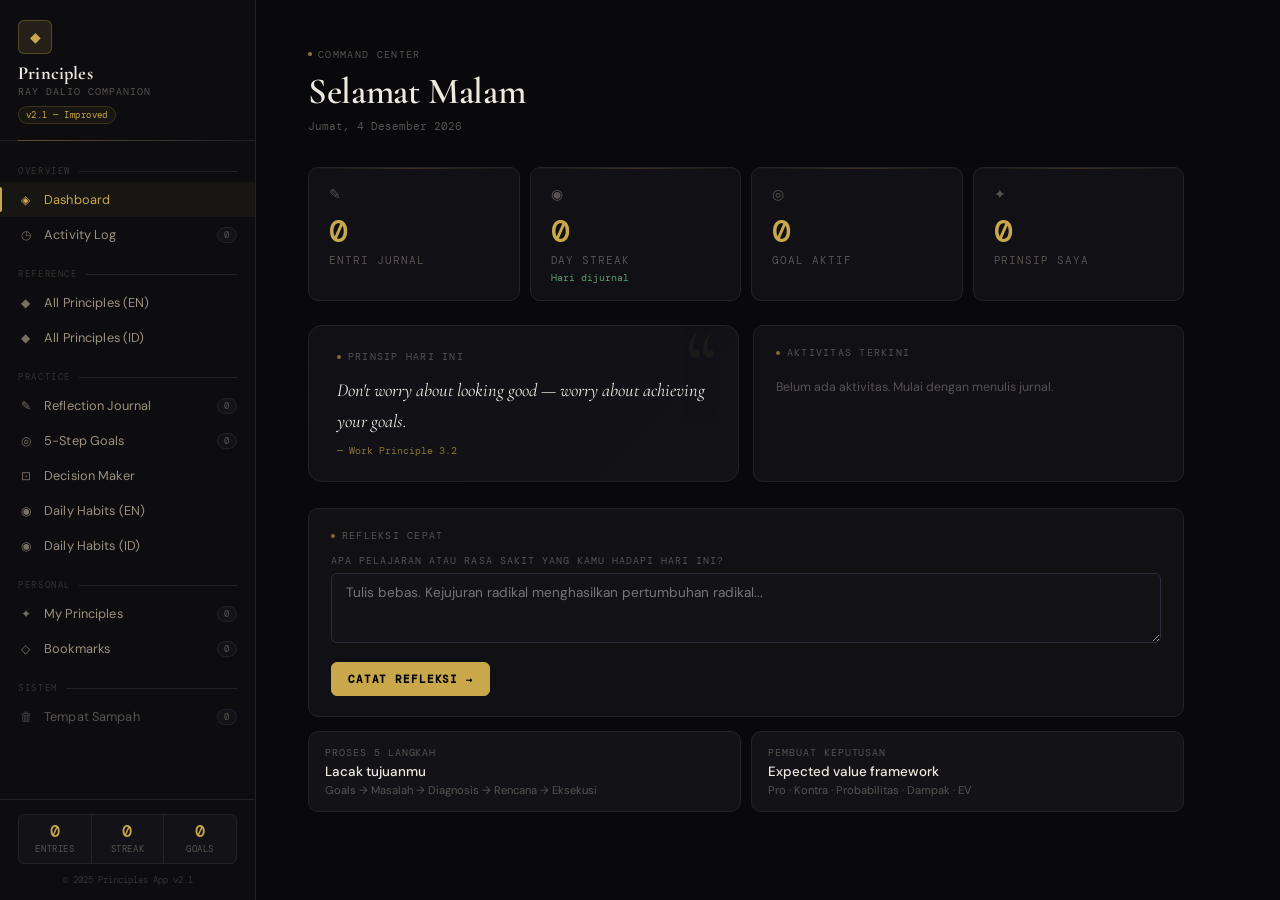
<file: index.html>
<!DOCTYPE html>
<html lang="id">
<head>
<meta charset="UTF-8">
<meta name="viewport" content="width=device-width, initial-scale=1.0">
<title>Principles — Ray Dalio Companion</title>
<link href="https://fonts.googleapis.com/css2?family=Cormorant+Garamond:ital,wght@0,400;0,500;0,600;0,700;1,400;1,600&family=DM+Sans:wght@300;400;500;600&family=DM+Mono:wght@300;400;500&display=swap" rel="stylesheet">
<style>
:root {
  --bg: #09090b;
  --bg2: #0d0d10;
  --bg3: #131317;
  --bg4: #18181e;
  --card: #111115;
  --card2: #17171d;
  --border: #222228;
  --border2: #2c2c3c;
  --border3: #38384e;
  --gold: #c9a84c;
  --gold2: #e2be70;
  --gold3: #f0d490;
  --gold-dim: rgba(201,168,76,0.12);
  --gold-dim2: rgba(201,168,76,0.06);
  --gold-glow: rgba(201,168,76,0.18);
  --text: #eeeae0;
  --text2: #9a9080;
  --text3: #565250;
  --text4: #353230;
  --red: #c45c4c;
  --red-dim: rgba(196,92,76,0.12);
  --red-hover: rgba(196,92,76,0.20);
  --green: #5a9e6e;
  --green-dim: rgba(90,158,110,0.12);
  --blue: #4c7ec9;
  --blue-dim: rgba(76,126,201,0.12);
  --amber: #d4956a;
  --amber-dim: rgba(212,149,106,0.12);
  --trash: #8b6cb5;
  --trash-dim: rgba(139,108,181,0.12);
  --font-serif: 'Cormorant Garamond', Georgia, serif;
  --font-sans: 'DM Sans', sans-serif;
  --font-mono: 'DM Mono', monospace;
  --radius-sm: 6px;
  --radius: 10px;
  --radius-lg: 14px;
  --sidebar: 256px;
  --transition: all 0.18s cubic-bezier(0.4, 0, 0.2, 1);
}
*, *::before, *::after { margin: 0; padding: 0; box-sizing: border-box; }
html { font-size: 16px; scroll-behavior: smooth; }
body {
  background: var(--bg);
  color: var(--text);
  font-family: var(--font-sans);
  min-height: 100vh;
  display: flex;
  overflow: hidden;
}

/* ─── SCROLLBAR ─── */
::-webkit-scrollbar { width: 3px; height: 3px; }
::-webkit-scrollbar-track { background: transparent; }
::-webkit-scrollbar-thumb { background: var(--border2); border-radius: 2px; }
::-webkit-scrollbar-thumb:hover { background: var(--border3); }

/* ═══════════════════════════════
   SIDEBAR
═══════════════════════════════ */
.sidebar {
  width: var(--sidebar);
  min-width: var(--sidebar);
  background: var(--bg2);
  border-right: 1px solid var(--border);
  display: flex;
  flex-direction: column;
  height: 100vh;
  position: sticky;
  top: 0;
  overflow-y: auto;
  z-index: 100;
}

.sidebar-brand {
  padding: 20px 18px 16px;
  border-bottom: 1px solid var(--border);
  position: relative;
}
.sidebar-brand::after {
  content: '';
  position: absolute;
  bottom: -1px; left: 18px; right: 18px;
  height: 1px;
  background: linear-gradient(90deg, var(--gold), transparent);
  opacity: 0.35;
}
.brand-icon {
  width: 34px; height: 34px;
  background: var(--gold-dim);
  border: 1px solid rgba(201,168,76,0.3);
  border-radius: var(--radius-sm);
  display: flex; align-items: center; justify-content: center;
  font-size: 0.9rem;
  margin-bottom: 10px;
  color: var(--gold);
}
.brand-title {
  font-family: var(--font-serif);
  font-size: 1.15rem;
  font-weight: 700;
  color: var(--text);
  letter-spacing: 0.01em;
  line-height: 1;
}
.brand-sub {
  font-size: 0.64rem;
  color: var(--text3);
  font-family: var(--font-mono);
  margin-top: 3px;
  letter-spacing: 0.1em;
  text-transform: uppercase;
}
.brand-badge {
  display: inline-flex;
  align-items: center;
  font-size: 0.58rem;
  font-family: var(--font-mono);
  color: var(--gold);
  background: var(--gold-dim2);
  border: 1px solid rgba(201,168,76,0.2);
  padding: 2px 7px;
  border-radius: 20px;
  margin-top: 8px;
  letter-spacing: 0.05em;
}

/* ─── NAV ─── */
.nav { padding: 10px 0; flex: 1; overflow-y: auto; }
.nav-group { margin-bottom: 2px; }
.nav-group-label {
  font-family: var(--font-mono);
  font-size: 0.57rem;
  text-transform: uppercase;
  letter-spacing: 0.18em;
  color: var(--text4);
  padding: 14px 18px 5px;
  display: flex;
  align-items: center;
  gap: 8px;
}
.nav-group-label::after {
  content: '';
  flex: 1;
  height: 1px;
  background: var(--border);
}
.nav-item {
  display: flex;
  align-items: center;
  gap: 10px;
  padding: 9px 18px;
  cursor: pointer;
  transition: var(--transition);
  font-size: 0.80rem;
  color: var(--text2);
  position: relative;
  font-weight: 400;
  letter-spacing: 0.01em;
  user-select: none;
}
.nav-item:hover { color: var(--text); background: rgba(255,255,255,0.04); }
.nav-item.active {
  color: var(--gold);
  background: var(--gold-dim2);
}
.nav-item.active::before {
  content: '';
  position: absolute;
  left: 0; top: 5px; bottom: 5px;
  width: 2px;
  background: var(--gold);
  border-radius: 0 2px 2px 0;
}
.nav-item.trash-nav { color: var(--text3); }
.nav-item.trash-nav:hover { color: var(--trash); background: var(--trash-dim); }
.nav-item.trash-nav.active { color: var(--trash); background: var(--trash-dim); }
.nav-item.trash-nav.active::before { background: var(--trash); }

.nav-icon {
  width: 16px; height: 16px;
  display: flex; align-items: center; justify-content: center;
  font-size: 0.78rem;
  flex-shrink: 0;
  opacity: 0.75;
}
.nav-item.active .nav-icon { opacity: 1; }
.nav-badge {
  margin-left: auto;
  font-family: var(--font-mono);
  font-size: 0.57rem;
  background: var(--bg3);
  color: var(--text3);
  border: 1px solid var(--border);
  padding: 1px 6px;
  border-radius: 10px;
  min-width: 20px;
  text-align: center;
}
.nav-item.active .nav-badge {
  background: var(--gold-dim);
  color: var(--gold);
  border-color: rgba(201,168,76,0.25);
}
.nav-item.trash-nav .nav-badge { border-color: var(--trash-dim); }
.nav-item.trash-nav.active .nav-badge { background: var(--trash-dim); color: var(--trash); border-color: rgba(139,108,181,0.3); }

/* ─── SIDEBAR FOOTER ─── */
.sidebar-footer {
  padding: 14px 18px;
  border-top: 1px solid var(--border);
  background: var(--bg2);
}
.footer-stats {
  display: grid;
  grid-template-columns: 1fr 1fr 1fr;
  gap: 1px;
  background: var(--border);
  border: 1px solid var(--border);
  border-radius: var(--radius-sm);
  overflow: hidden;
  margin-bottom: 10px;
}
.footer-stat { background: var(--bg3); padding: 8px 0; text-align: center; }
.footer-stat .n {
  font-family: var(--font-mono);
  font-size: 1.05rem;
  color: var(--gold);
  font-weight: 500;
  display: block;
  line-height: 1;
}
.footer-stat .l {
  font-size: 0.55rem;
  color: var(--text3);
  font-family: var(--font-mono);
  text-transform: uppercase;
  letter-spacing: 0.06em;
  margin-top: 3px;
  display: block;
}
.footer-copy { font-size: 0.58rem; color: var(--text4); font-family: var(--font-mono); text-align: center; }

/* ═══════════════════════════════
   MAIN
═══════════════════════════════ */
.main { flex: 1; height: 100vh; overflow-y: auto; }
.page { display: none; padding: 40px 52px 80px; max-width: 980px; }
.page.active { display: block; animation: pageFadeIn 0.2s ease; }
@keyframes pageFadeIn { from { opacity: 0; transform: translateY(5px); } to { opacity: 1; transform: translateY(0); } }

/* ─── PAGE HEADER ─── */
.page-header { margin-bottom: 32px; }
.page-eyebrow {
  display: inline-flex;
  align-items: center;
  gap: 6px;
  font-family: var(--font-mono);
  font-size: 0.60rem;
  text-transform: uppercase;
  letter-spacing: 0.14em;
  color: var(--text3);
  margin-bottom: 10px;
}
.page-eyebrow-dot { width: 4px; height: 4px; border-radius: 50%; background: var(--gold); opacity: 0.7; }
.page-header h2 {
  font-family: var(--font-serif);
  font-size: 2.3rem;
  font-weight: 600;
  color: var(--text);
  line-height: 1.15;
  letter-spacing: -0.01em;
}
.page-header .subtitle {
  font-size: 0.83rem;
  color: var(--text2);
  margin-top: 8px;
  line-height: 1.65;
  max-width: 560px;
}

/* ─── GRID ─── */
.grid-2 { display: grid; grid-template-columns: 1fr 1fr; gap: 14px; }
.grid-3 { display: grid; grid-template-columns: 1fr 1fr 1fr; gap: 14px; }
.grid-4 { display: grid; grid-template-columns: repeat(4, 1fr); gap: 12px; }

/* ─── STAT CARDS ─── */
.stat-grid { display: grid; grid-template-columns: repeat(4, 1fr); gap: 10px; margin-bottom: 24px; }
.stat-card {
  background: var(--card);
  border: 1px solid var(--border);
  border-radius: var(--radius);
  padding: 18px 20px 16px;
  position: relative;
  overflow: hidden;
  transition: var(--transition);
}
.stat-card:hover { border-color: var(--border2); transform: translateY(-1px); }
.stat-card::before {
  content: '';
  position: absolute;
  top: 0; left: 0; right: 0;
  height: 1px;
  background: linear-gradient(90deg, transparent, var(--gold), transparent);
  opacity: 0.22;
}
.stat-icon { font-size: 0.85rem; color: var(--text3); margin-bottom: 12px; }
.stat-num {
  font-family: var(--font-mono);
  font-size: 2rem;
  font-weight: 500;
  color: var(--gold);
  line-height: 1;
  letter-spacing: -0.02em;
}
.stat-label {
  font-size: 0.67rem;
  color: var(--text3);
  text-transform: uppercase;
  letter-spacing: 0.09em;
  font-family: var(--font-mono);
  margin-top: 6px;
}
.stat-trend { font-size: 0.65rem; font-family: var(--font-mono); color: var(--green); margin-top: 4px; }

/* ─── CARDS ─── */
.card {
  background: var(--card);
  border: 1px solid var(--border);
  border-radius: var(--radius);
  padding: 20px 22px;
  margin-bottom: 12px;
  transition: border-color 0.18s;
}
.card:hover { border-color: var(--border2); }
.card-accent-gold { border-left: 2px solid var(--gold); }
.card-accent-green { border-left: 2px solid var(--green); }
.card-accent-red { border-left: 2px solid var(--red); }
.card-accent-blue { border-left: 2px solid var(--blue); }
.card-accent-trash { border-left: 2px solid var(--trash); }

.card-label {
  font-family: var(--font-mono);
  font-size: 0.60rem;
  text-transform: uppercase;
  letter-spacing: 0.13em;
  color: var(--text3);
  margin-bottom: 12px;
  display: flex;
  align-items: center;
  gap: 7px;
}
.card-label-dot { width: 4px; height: 4px; border-radius: 50%; background: var(--gold); opacity: 0.6; }
.card h3 { font-family: var(--font-serif); font-size: 1.05rem; font-weight: 600; color: var(--text); margin-bottom: 8px; }
.card p { font-size: 0.82rem; color: var(--text2); line-height: 1.65; }
.card-actions { display: flex; gap: 8px; margin-top: 14px; padding-top: 14px; border-top: 1px solid var(--border); flex-wrap: wrap; }

/* ─── QUOTE BLOCK ─── */
.quote-block {
  background: var(--gold-dim2);
  border-left: 2px solid var(--gold);
  padding: 16px 20px;
  margin: 16px 0;
  border-radius: 0 var(--radius-sm) var(--radius-sm) 0;
}
.quote-block p { font-family: var(--font-serif); font-style: italic; font-size: 1.05rem; color: var(--text); line-height: 1.65; }
.quote-source { font-family: var(--font-mono); font-size: 0.62rem; color: var(--gold); margin-top: 8px; opacity: 0.65; }

/* ─── FORMS ─── */
.field { margin-bottom: 14px; }
.field-row { display: grid; grid-template-columns: 1fr 1fr; gap: 14px; margin-bottom: 14px; }
label {
  display: block;
  font-size: 0.64rem;
  text-transform: uppercase;
  letter-spacing: 0.1em;
  font-family: var(--font-mono);
  color: var(--text3);
  margin-bottom: 6px;
}
input, textarea, select {
  background: var(--bg3);
  border: 1px solid var(--border2);
  color: var(--text);
  font-family: var(--font-sans);
  font-size: 0.85rem;
  padding: 10px 14px;
  border-radius: var(--radius-sm);
  outline: none;
  width: 100%;
  transition: var(--transition);
}
input:focus, textarea:focus, select:focus {
  border-color: rgba(201,168,76,0.5);
  background: var(--bg4);
  box-shadow: 0 0 0 3px var(--gold-dim2);
}
textarea { resize: vertical; min-height: 80px; }
input[type="range"] { padding: 4px 0; border: none; background: transparent; cursor: pointer; }
select option { background: var(--bg3); }
.field-hint { font-size: 0.67rem; color: var(--text3); font-family: var(--font-mono); margin-top: 5px; line-height: 1.5; }

/* ─── BUTTONS ─── */
.btn {
  display: inline-flex;
  align-items: center;
  justify-content: center;
  gap: 6px;
  padding: 9px 16px;
  font-family: var(--font-mono);
  font-size: 0.68rem;
  text-transform: uppercase;
  letter-spacing: 0.08em;
  border: 1px solid var(--border2);
  background: var(--bg3);
  color: var(--text2);
  cursor: pointer;
  transition: var(--transition);
  border-radius: var(--radius-sm);
  white-space: nowrap;
  font-weight: 400;
}
.btn:hover { border-color: var(--border3); color: var(--text); background: var(--bg4); }
.btn-primary { background: var(--gold); color: #000; border-color: var(--gold); font-weight: 600; }
.btn-primary:hover { background: var(--gold2); border-color: var(--gold2); color: #000; }
.btn-danger { border-color: rgba(196,92,76,0.3); color: var(--red); background: var(--bg3); }
.btn-danger:hover { background: var(--red-hover); border-color: rgba(196,92,76,0.6); color: var(--red); }
.btn-ghost { border-color: transparent; color: var(--text3); background: transparent; }
.btn-ghost:hover { color: var(--text2); background: var(--bg3); border-color: var(--border); }
.btn-success { border-color: rgba(90,158,110,0.3); color: var(--green); background: transparent; }
.btn-success:hover { background: var(--green-dim); border-color: rgba(90,158,110,0.5); }
.btn-trash { border-color: rgba(139,108,181,0.3); color: var(--trash); background: transparent; }
.btn-trash:hover { background: var(--trash-dim); border-color: rgba(139,108,181,0.5); }
.btn-sm { padding: 5px 10px; font-size: 0.62rem; }
.btn-icon { padding: 6px 9px; }
.btn-group { display: flex; gap: 8px; flex-wrap: wrap; }

/* ─── ACTION BUTTONS (edit/delete) ─── */
.action-btn {
  display: inline-flex;
  align-items: center;
  justify-content: center;
  width: 28px; height: 28px;
  border-radius: var(--radius-sm);
  border: 1px solid transparent;
  cursor: pointer;
  transition: var(--transition);
  font-size: 0.78rem;
  background: transparent;
  flex-shrink: 0;
}
.action-btn.edit { color: var(--text3); }
.action-btn.edit:hover { color: var(--gold); background: var(--gold-dim2); border-color: rgba(201,168,76,0.2); }
.action-btn.delete { color: var(--text4); }
.action-btn.delete:hover { color: var(--red); background: var(--red-dim); border-color: rgba(196,92,76,0.2); }
.action-btn.restore { color: var(--text3); }
.action-btn.restore:hover { color: var(--green); background: var(--green-dim); border-color: rgba(90,158,110,0.2); }
.action-btn.perm-delete { color: var(--text4); }
.action-btn.perm-delete:hover { color: var(--red); background: var(--red-dim); border-color: rgba(196,92,76,0.2); }
.action-group { display: flex; gap: 3px; align-items: center; flex-shrink: 0; }

/* ─── SEARCH BAR ─── */
.search-wrap { position: relative; margin-bottom: 18px; }
.search-wrap input { padding-left: 38px; }
.search-icon { position: absolute; left: 12px; top: 50%; transform: translateY(-50%); color: var(--text3); font-size: 0.9rem; pointer-events: none; }

/* ─── FILTER TABS ─── */
.filter-tabs { display: flex; gap: 4px; flex-wrap: wrap; margin-bottom: 18px; }
.filter-tab {
  display: inline-flex;
  align-items: center;
  gap: 5px;
  padding: 5px 12px;
  font-family: var(--font-mono);
  font-size: 0.66rem;
  text-transform: uppercase;
  letter-spacing: 0.08em;
  border: 1px solid var(--border);
  background: transparent;
  color: var(--text3);
  cursor: pointer;
  transition: var(--transition);
  border-radius: 20px;
}
.filter-tab:hover { border-color: var(--border2); color: var(--text2); }
.filter-tab.active { border-color: rgba(201,168,76,0.4); color: var(--gold); background: var(--gold-dim2); }
.filter-count { background: var(--bg3); border-radius: 10px; padding: 0 5px; font-size: 0.57rem; min-width: 16px; text-align: center; }
.filter-tab.active .filter-count { background: var(--gold-dim); }

/* ─── PRINCIPLE LIST ─── */
.principle-section { margin-bottom: 28px; }
.principle-section-title {
  font-family: var(--font-mono);
  font-size: 0.64rem;
  text-transform: uppercase;
  letter-spacing: 0.15em;
  color: var(--gold);
  margin-bottom: 12px;
  padding-bottom: 9px;
  border-bottom: 1px solid var(--gold-dim);
  display: flex;
  align-items: center;
  gap: 8px;
}
.principle-item {
  background: var(--card);
  border: 1px solid var(--border);
  padding: 14px 18px;
  margin-bottom: 4px;
  cursor: pointer;
  transition: var(--transition);
  border-radius: var(--radius-sm);
}
.principle-item:hover { border-color: var(--border2); background: var(--card2); }
.principle-item.expanded { border-color: rgba(201,168,76,0.22); background: var(--card2); }
.pi-header { display: flex; align-items: flex-start; gap: 12px; }
.pi-num { font-family: var(--font-mono); font-size: 0.64rem; color: var(--gold); opacity: 0.55; min-width: 30px; margin-top: 2px; }
.pi-title { font-size: 0.87rem; color: var(--text); font-weight: 500; line-height: 1.4; flex: 1; }
.pi-bookmark { margin-left: auto; font-size: 0.76rem; color: var(--text3); cursor: pointer; transition: var(--transition); padding: 2px 4px; flex-shrink: 0; }
.pi-bookmark.bookmarked { color: var(--gold); }
.pi-bookmark:hover { color: var(--gold); }
.pi-toggle { color: var(--text4); font-size: 0.7rem; margin-left: 4px; transition: transform 0.2s; flex-shrink: 0; margin-top: 2px; }
.pi-body { display: none; margin-top: 12px; padding-top: 12px; border-top: 1px solid var(--border); }
.pi-body.show { display: block; }
.pi-sub { display: flex; gap: 10px; align-items: flex-start; padding: 8px 0; border-bottom: 1px solid rgba(255,255,255,0.03); }
.pi-sub:last-child { border-bottom: none; }
.pi-sub-letter { font-family: var(--font-mono); font-size: 0.62rem; color: var(--gold); opacity: 0.5; min-width: 30px; margin-top: 2px; }
.pi-sub-text { font-size: 0.83rem; color: var(--text); font-weight: 500; line-height: 1.4; }
.pi-sub-detail { font-size: 0.77rem; color: var(--text2); line-height: 1.6; margin-top: 3px; }

/* ─── JOURNAL ─── */
.journal-entry {
  background: var(--card);
  border: 1px solid var(--border);
  border-radius: var(--radius);
  padding: 16px 20px;
  margin-bottom: 8px;
  transition: var(--transition);
}
.journal-entry:hover { border-color: var(--border2); }
.je-header { display: flex; align-items: flex-start; justify-content: space-between; margin-bottom: 8px; gap: 12px; }
.je-meta { display: flex; flex-direction: column; gap: 3px; flex: 1; min-width: 0; }
.je-date { font-family: var(--font-mono); font-size: 0.61rem; color: var(--text3); }
.je-pain { font-size: 0.92rem; font-weight: 500; color: var(--text); line-height: 1.35; }
.je-root { font-size: 0.80rem; color: var(--text2); line-height: 1.6; margin-bottom: 6px; }
.je-reflection { font-size: 0.81rem; color: var(--text2); line-height: 1.65; }
.je-progress { margin-top: 10px; padding: 8px 12px; background: var(--green-dim); border-left: 2px solid var(--green); font-size: 0.78rem; color: var(--green); border-radius: 0 var(--radius-sm) var(--radius-sm) 0; }
.je-tags { display: flex; flex-wrap: wrap; gap: 5px; margin-top: 10px; }
.je-tag { font-family: var(--font-mono); font-size: 0.57rem; text-transform: uppercase; letter-spacing: 0.06em; padding: 2px 8px; border: 1px solid var(--border); color: var(--text3); border-radius: 20px; cursor: pointer; transition: var(--transition); }
.je-tag:hover { border-color: rgba(201,168,76,0.3); color: var(--gold); }
.je-expandable { display: none; margin-top: 10px; }
.je-expandable.open { display: block; }
.je-expand-btn { font-family: var(--font-mono); font-size: 0.62rem; color: var(--text3); cursor: pointer; display: inline-flex; align-items: center; gap: 4px; margin-top: 8px; transition: var(--transition); padding: 3px 0; }
.je-expand-btn:hover { color: var(--gold); }
.je-section-label { font-family: var(--font-mono); font-size: 0.60rem; text-transform: uppercase; letter-spacing: 0.09em; color: var(--text3); margin-bottom: 4px; }

/* ─── GOALS ─── */
.goal-card { background: var(--card); border: 1px solid var(--border); border-radius: var(--radius); margin-bottom: 12px; overflow: hidden; transition: border-color 0.18s; }
.goal-card:hover { border-color: var(--border2); }
.goal-header { display: flex; align-items: center; gap: 14px; padding: 16px 20px; cursor: pointer; }
.goal-status-dot { width: 9px; height: 9px; border-radius: 50%; flex-shrink: 0; background: var(--text4); transition: var(--transition); }
.goal-status-dot.active { background: var(--gold); box-shadow: 0 0 6px var(--gold-glow); }
.goal-status-dot.done { background: var(--green); }
.goal-title-wrap { flex: 1; min-width: 0; }
.goal-title { font-size: 0.90rem; font-weight: 500; color: var(--text); }
.goal-sub { font-size: 0.68rem; color: var(--text3); font-family: var(--font-mono); margin-top: 3px; }
.goal-progress-bar { height: 2px; background: var(--bg3); }
.goal-progress-fill { height: 100%; background: linear-gradient(90deg, var(--gold), var(--gold2)); transition: width 0.4s ease; }
.goal-body { display: none; padding: 18px 20px; border-top: 1px solid var(--border); }
.goal-body.open { display: block; }
.step-card { background: var(--bg3); border: 1px solid var(--border); border-radius: var(--radius-sm); padding: 12px 16px; margin-bottom: 8px; transition: var(--transition); }
.step-card.done { opacity: 0.6; border-color: rgba(90,158,110,0.25); }
.step-card.step-active { border-color: rgba(201,168,76,0.3); background: var(--gold-dim2); }
.step-header { display: flex; align-items: center; gap: 12px; }
.step-num { width: 28px; height: 28px; border: 1.5px solid var(--border2); border-radius: 50%; display: flex; align-items: center; justify-content: center; font-family: var(--font-mono); font-size: 0.70rem; color: var(--text2); flex-shrink: 0; transition: var(--transition); }
.step-card.done .step-num { border-color: var(--green); color: var(--green); }
.step-card.step-active .step-num { border-color: var(--gold); color: var(--gold); }
.step-info { flex: 1; }
.step-title { font-weight: 500; font-size: 0.84rem; }
.step-desc { font-size: 0.72rem; color: var(--text3); margin-top: 2px; }
.step-body { display: none; margin-top: 10px; padding-top: 10px; border-top: 1px solid var(--border); }
.step-body.show { display: block; }

/* ─── DECISION TOOL ─── */
.decision-option { background: var(--card); border: 1px solid var(--border); border-radius: var(--radius); padding: 18px 20px; margin-bottom: 10px; }
.pros-cons { display: grid; grid-template-columns: 1fr 1fr; gap: 10px; }
.pc-list { font-size: 0.78rem; }
.pc-title { font-family: var(--font-mono); font-size: 0.60rem; letter-spacing: 0.08em; text-transform: uppercase; margin-bottom: 6px; display: flex; align-items: center; gap: 5px; }
.pros .pc-title { color: var(--green); }
.cons .pc-title { color: var(--red); }
.ev-result-row { display: flex; align-items: center; gap: 12px; padding: 9px 0; border-bottom: 1px solid var(--border); }
.ev-result-row:last-of-type { border-bottom: none; }
.ev-rank { font-family: var(--font-mono); font-size: 0.78rem; color: var(--text3); width: 20px; }
.ev-name { flex: 1; font-size: 0.84rem; }
.ev-bar-wrap { width: 80px; height: 3px; background: var(--bg3); border-radius: 2px; }
.ev-bar { height: 100%; background: var(--gold); border-radius: 2px; transition: width 0.4s; }
.ev-value { font-family: var(--font-mono); font-size: 0.74rem; color: var(--gold); width: 48px; text-align: right; }

/* ─── HABITS ─── */
.habit-item { display: flex; align-items: center; gap: 14px; padding: 13px 16px; background: var(--card); border: 1px solid var(--border); border-radius: var(--radius-sm); margin-bottom: 6px; cursor: pointer; transition: var(--transition); }
.habit-item:hover { border-color: var(--border2); }
.habit-item.done { border-color: rgba(201,168,76,0.18); background: var(--gold-dim2); }
.habit-check { width: 22px; height: 22px; border: 1.5px solid var(--border3); border-radius: 50%; display: flex; align-items: center; justify-content: center; font-size: 0.65rem; color: transparent; flex-shrink: 0; transition: var(--transition); }
.habit-item.done .habit-check { border-color: var(--gold); background: var(--gold-dim); color: var(--gold); }
.habit-text { font-size: 0.84rem; font-weight: 500; }
.habit-detail { font-size: 0.71rem; color: var(--text3); margin-top: 2px; }

/* ─── MY PRINCIPLES ─── */
.my-principle { display: flex; gap: 14px; background: var(--card); border: 1px solid var(--border); border-radius: var(--radius); padding: 14px 18px; margin-bottom: 8px; transition: var(--transition); }
.my-principle:hover { border-color: var(--border2); }
.mp-bullet { color: var(--gold); font-family: var(--font-mono); font-size: 0.75rem; flex-shrink: 0; margin-top: 3px; opacity: 0.6; }
.mp-body { flex: 1; min-width: 0; }
.mp-text { font-size: 0.88rem; font-weight: 500; color: var(--text); line-height: 1.4; }
.mp-desc { font-size: 0.77rem; color: var(--text2); line-height: 1.6; margin-top: 5px; }
.mp-meta { display: flex; align-items: center; gap: 7px; margin-top: 8px; flex-wrap: wrap; }
.mp-date { font-family: var(--font-mono); font-size: 0.57rem; color: var(--text3); }
.mp-badge { font-family: var(--font-mono); font-size: 0.55rem; text-transform: uppercase; letter-spacing: 0.05em; padding: 2px 7px; border: 1px solid var(--border2); color: var(--text3); border-radius: 10px; }

/* ─── HISTORY ─── */
.history-item { display: flex; gap: 12px; padding: 10px 0; border-bottom: 1px solid var(--border); align-items: flex-start; }
.history-item:last-child { border-bottom: none; }
.hi-dot { width: 7px; height: 7px; border-radius: 50%; background: var(--gold); flex-shrink: 0; margin-top: 6px; }
.hi-dot.journal { background: var(--blue); }
.hi-dot.goal { background: var(--green); }
.hi-dot.principle { background: var(--gold); }
.hi-body { flex: 1; min-width: 0; }
.hi-title { font-size: 0.82rem; color: var(--text); font-weight: 500; }
.hi-meta { font-family: var(--font-mono); font-size: 0.60rem; color: var(--text3); margin-top: 2px; }
.hi-type-badge { font-family: var(--font-mono); font-size: 0.55rem; text-transform: uppercase; letter-spacing: 0.06em; padding: 2px 8px; border-radius: 4px; flex-shrink: 0; margin-top: 2px; }
.hi-type-badge.journal { background: var(--blue-dim); color: var(--blue); }
.hi-type-badge.goal { background: var(--green-dim); color: var(--green); }
.hi-type-badge.principle { background: var(--gold-dim); color: var(--gold); }

/* ─── TRASH ─── */
.trash-item { display: flex; gap: 14px; background: var(--card); border: 1px solid var(--border); border-radius: var(--radius); padding: 14px 18px; margin-bottom: 8px; transition: var(--transition); align-items: flex-start; }
.trash-item:hover { border-color: rgba(139,108,181,0.2); }
.trash-icon-col { color: var(--trash); font-size: 0.80rem; opacity: 0.5; flex-shrink: 0; margin-top: 2px; width: 18px; text-align: center; }
.trash-body { flex: 1; min-width: 0; }
.trash-title { font-size: 0.87rem; font-weight: 500; color: var(--text2); line-height: 1.35; }
.trash-subtitle { font-size: 0.75rem; color: var(--text3); margin-top: 3px; line-height: 1.5; }
.trash-meta { display: flex; align-items: center; gap: 8px; margin-top: 7px; flex-wrap: wrap; }
.trash-badge { font-family: var(--font-mono); font-size: 0.55rem; text-transform: uppercase; letter-spacing: 0.06em; padding: 2px 7px; border-radius: 4px; }
.trash-badge.journal { background: var(--blue-dim); color: var(--blue); }
.trash-badge.goal { background: var(--green-dim); color: var(--green); }
.trash-badge.principle { background: var(--gold-dim); color: var(--gold); }
.trash-date { font-family: var(--font-mono); font-size: 0.57rem; color: var(--text4); }
.trash-banner {
  background: var(--trash-dim);
  border: 1px solid rgba(139,108,181,0.2);
  border-radius: var(--radius);
  padding: 12px 18px;
  margin-bottom: 20px;
  display: flex;
  align-items: center;
  gap: 12px;
  font-family: var(--font-mono);
  font-size: 0.70rem;
  color: var(--trash);
}
.trash-banner-icon { font-size: 1rem; }

/* ─── MODAL ─── */
.modal-overlay { position: fixed; inset: 0; background: rgba(0,0,0,0.82); z-index: 1000; display: none; align-items: center; justify-content: center; padding: 20px; backdrop-filter: blur(8px); }
.modal-overlay.open { display: flex; }
.modal { background: var(--bg2); border: 1px solid var(--border2); border-radius: var(--radius-lg); width: 100%; max-width: 540px; max-height: 90vh; overflow-y: auto; box-shadow: 0 28px 72px rgba(0,0,0,0.7); }
.modal-header { display: flex; align-items: center; justify-content: space-between; padding: 20px 24px 16px; border-bottom: 1px solid var(--border); }
.modal-header h3 { font-family: var(--font-serif); font-size: 1.15rem; font-weight: 600; color: var(--text); }
.modal-body { padding: 20px 24px; }
.modal-footer { display: flex; gap: 8px; justify-content: flex-end; padding: 14px 24px 20px; border-top: 1px solid var(--border); }

/* ─── CONFIRM DIALOG ─── */
.confirm-overlay { position: fixed; inset: 0; background: rgba(0,0,0,0.7); z-index: 2000; display: none; align-items: center; justify-content: center; backdrop-filter: blur(6px); }
.confirm-overlay.open { display: flex; }
.confirm-box { background: var(--bg2); border: 1px solid var(--border2); border-radius: var(--radius-lg); padding: 28px 28px 22px; max-width: 380px; width: 90%; box-shadow: 0 20px 60px rgba(0,0,0,0.6); }
.confirm-icon { font-size: 1.5rem; margin-bottom: 12px; text-align: center; }
.confirm-title { font-family: var(--font-serif); font-size: 1.15rem; color: var(--text); text-align: center; margin-bottom: 6px; }
.confirm-msg { font-size: 0.80rem; color: var(--text2); text-align: center; line-height: 1.6; margin-bottom: 20px; }
.confirm-actions { display: flex; gap: 8px; justify-content: center; }

/* ─── METER ─── */
.meter-wrap { margin: 10px 0; }
.meter-label { display: flex; justify-content: space-between; font-size: 0.65rem; color: var(--text3); font-family: var(--font-mono); margin-bottom: 6px; }
.meter { height: 3px; background: var(--bg3); border-radius: 2px; overflow: hidden; }
.meter-fill { height: 100%; background: linear-gradient(90deg, var(--gold), var(--gold2)); border-radius: 2px; transition: width 0.5s cubic-bezier(0.4,0,0.2,1); }
.meter-fill.green { background: linear-gradient(90deg, var(--green), #7dc99a); }

/* ─── CHECKLIST ─── */
.checklist-item { display: flex; align-items: flex-start; gap: 12px; padding: 9px 0; border-bottom: 1px solid var(--border); cursor: pointer; transition: var(--transition); }
.checklist-item:last-child { border-bottom: none; }
.check-box { width: 17px; height: 17px; border: 1.5px solid var(--border2); border-radius: 4px; display: flex; align-items: center; justify-content: center; font-size: 0.60rem; color: transparent; flex-shrink: 0; margin-top: 2px; transition: var(--transition); }
.checklist-item.checked .check-box { background: var(--gold-dim); border-color: var(--gold); color: var(--gold); }
.check-text { font-size: 0.80rem; color: var(--text2); line-height: 1.5; }
.checklist-item.checked .check-text { color: var(--text3); text-decoration: line-through; }

/* ─── DIVIDER ─── */
hr.divider { border: none; border-top: 1px solid var(--border); margin: 20px 0; }
.divider-label { display: flex; align-items: center; gap: 12px; margin: 20px 0; }
.divider-label span { font-family: var(--font-mono); font-size: 0.62rem; text-transform: uppercase; letter-spacing: 0.1em; color: var(--text3); white-space: nowrap; }
.divider-label::before, .divider-label::after { content: ''; flex: 1; height: 1px; background: var(--border); }

/* ─── TOAST ─── */
.toast {
  position: fixed;
  bottom: 24px; right: 24px;
  background: var(--card2);
  border: 1px solid var(--border2);
  color: var(--text);
  padding: 11px 18px;
  font-family: var(--font-mono);
  font-size: 0.70rem;
  letter-spacing: 0.02em;
  border-radius: var(--radius);
  z-index: 9999;
  opacity: 0;
  transform: translateY(10px);
  transition: all 0.22s ease;
  pointer-events: none;
  max-width: 300px;
  box-shadow: 0 8px 32px rgba(0,0,0,0.6);
}
.toast.show { opacity: 1; transform: translateY(0); }
.toast.success { border-color: rgba(90,158,110,0.45); color: var(--green); }
.toast.error { border-color: rgba(196,92,76,0.45); color: var(--red); }
.toast.info { border-color: rgba(139,108,181,0.4); color: var(--trash); }

/* ─── EMPTY STATE ─── */
.empty-state { text-align: center; padding: 56px 24px; color: var(--text3); }
.empty-icon { font-size: 1.8rem; margin-bottom: 14px; opacity: 0.25; }
.empty-state p { font-size: 0.82rem; line-height: 1.65; }
.empty-hint { font-family: var(--font-mono); font-size: 0.64rem; color: var(--text4); margin-top: 8px; }

/* ─── HIGHLIGHT ─── */
mark { background: var(--gold-dim); color: var(--gold); border-radius: 2px; padding: 0 2px; }

/* ─── SECTION HEADER ─── */
.section-header { display: flex; align-items: center; justify-content: space-between; margin-bottom: 14px; }
.section-title { font-family: var(--font-mono); font-size: 0.62rem; text-transform: uppercase; letter-spacing: 0.12em; color: var(--text3); }

/* ─── DASHBOARD SPECIAL ─── */
.dash-quote-card {
  background: linear-gradient(135deg, var(--card), var(--bg3));
  border: 1px solid var(--border);
  border-radius: var(--radius-lg);
  padding: 24px 28px;
  position: relative;
  overflow: hidden;
  margin-bottom: 12px;
}
.dash-quote-card::before { content: '\201C'; position: absolute; top: -10px; right: 20px; font-family: var(--font-serif); font-size: 6rem; color: var(--gold); opacity: 0.06; line-height: 1; }
.dash-quote-text { font-family: var(--font-serif); font-style: italic; font-size: 1.15rem; color: var(--text); line-height: 1.65; position: relative; }
.dash-quick-actions { display: grid; grid-template-columns: 1fr 1fr; gap: 10px; margin-top: 14px; }
.quick-action-btn { display: flex; flex-direction: column; padding: 14px 16px; background: var(--bg3); border: 1px solid var(--border); border-radius: var(--radius); cursor: pointer; transition: var(--transition); text-align: left; }
.quick-action-btn:hover { border-color: var(--border2); background: var(--bg4); transform: translateY(-1px); }
.qa-label { font-family: var(--font-mono); font-size: 0.60rem; color: var(--text3); text-transform: uppercase; letter-spacing: 0.1em; margin-bottom: 4px; }
.qa-title { font-size: 0.84rem; color: var(--text); font-weight: 500; }
.qa-sub { font-size: 0.70rem; color: var(--text3); margin-top: 3px; }

/* ─── GUIDE STEPS ─── */
.guide-steps { display: grid; grid-template-columns: 1fr 1fr; gap: 8px; margin-top: 14px; }
.guide-step { background: var(--bg3); border: 1px solid var(--border); border-radius: var(--radius-sm); padding: 12px 14px; }
.guide-step-num { font-family: var(--font-mono); font-size: 0.58rem; color: var(--gold); text-transform: uppercase; letter-spacing: 0.1em; margin-bottom: 5px; opacity: 0.8; }
.guide-step-text { font-size: 0.77rem; color: var(--text2); line-height: 1.5; }

/* ─── RESPONSIVE ─── */
@media (max-width: 768px) {
  :root { --sidebar: 200px; }
  .page { padding: 24px 20px 60px; }
  .grid-2, .grid-3, .grid-4, .stat-grid { grid-template-columns: 1fr; }
  .field-row { grid-template-columns: 1fr; }
  .pros-cons { grid-template-columns: 1fr; }
  .guide-steps { grid-template-columns: 1fr; }
}
</style>
</head>
<body>

<!-- ═══════════ SIDEBAR ═══════════ -->
<aside class="sidebar">
  <div class="sidebar-brand">
    <div class="brand-icon">◆</div>
    <div class="brand-title">Principles</div>
    <div class="brand-sub">Ray Dalio Companion</div>
    <div class="brand-badge">v2.1 — Improved</div>
  </div>

  <nav class="nav">
    <div class="nav-group">
      <div class="nav-group-label">Overview</div>
      <div class="nav-item active" onclick="goTo('dashboard')">
        <span class="nav-icon">◈</span> Dashboard
      </div>
      <div class="nav-item" onclick="goTo('history')">
        <span class="nav-icon">◷</span> Activity Log
        <span class="nav-badge" id="badge-history">0</span>
      </div>
    </div>

    <div class="nav-group">
      <div class="nav-group-label">Reference</div>
      <div class="nav-item" onclick="goTo('principles')">
        <span class="nav-icon">◆</span> All Principles (EN)
      </div>
      <div class="nav-item" onclick="goTo('principles-id')">
        <span class="nav-icon">◆</span> All Principles (ID)
      </div>
    </div>

    <div class="nav-group">
      <div class="nav-group-label">Practice</div>
      <div class="nav-item" onclick="goTo('journal')">
        <span class="nav-icon">✎</span> Reflection Journal
        <span class="nav-badge" id="badge-journal">0</span>
      </div>
      <div class="nav-item" onclick="goTo('fivesteps')">
        <span class="nav-icon">◎</span> 5-Step Goals
        <span class="nav-badge" id="badge-goals">0</span>
      </div>
      <div class="nav-item" onclick="goTo('decisions')">
        <span class="nav-icon">⊡</span> Decision Maker
      </div>
      <div class="nav-item" onclick="goTo('habits')">
        <span class="nav-icon">◉</span> Daily Habits (EN)
      </div>
      <div class="nav-item" onclick="goTo('habits-id')">
        <span class="nav-icon">◉</span> Daily Habits (ID)
      </div>
    </div>

    <div class="nav-group">
      <div class="nav-group-label">Personal</div>
      <div class="nav-item" onclick="goTo('myprinciples')">
        <span class="nav-icon">✦</span> My Principles
        <span class="nav-badge" id="badge-mp">0</span>
      </div>
      <div class="nav-item" onclick="goTo('bookmarks')">
        <span class="nav-icon">◇</span> Bookmarks
        <span class="nav-badge" id="badge-bm">0</span>
      </div>
    </div>

    <div class="nav-group">
      <div class="nav-group-label">Sistem</div>
      <div class="nav-item trash-nav" onclick="goTo('trash')">
        <span class="nav-icon">🗑</span> Tempat Sampah
        <span class="nav-badge" id="badge-trash">0</span>
      </div>
    </div>
  </nav>

  <div class="sidebar-footer">
    <div class="footer-stats">
      <div class="footer-stat">
        <span class="n" id="sf-journal">0</span>
        <span class="l">Entries</span>
      </div>
      <div class="footer-stat">
        <span class="n" id="sf-streak">0</span>
        <span class="l">Streak</span>
      </div>
      <div class="footer-stat">
        <span class="n" id="sf-goals">0</span>
        <span class="l">Goals</span>
      </div>
    </div>
    <div class="footer-copy">© 2025 Principles App v2.1</div>
  </div>
</aside>

<!-- ═══════════ MAIN CONTENT ═══════════ -->
<main class="main">

<!-- ══════ DASHBOARD ══════ -->
<div class="page active" id="page-dashboard">
  <div class="page-header">
    <div class="page-eyebrow"><div class="page-eyebrow-dot"></div> Command Center</div>
    <h2 id="dash-greeting">Selamat Pagi</h2>
    <p class="subtitle" id="dash-date" style="font-family:var(--font-mono); font-size:0.70rem; color:var(--text3); margin-top:4px;"></p>
  </div>

  <div class="stat-grid">
    <div class="stat-card">
      <div class="stat-icon">✎</div>
      <div class="stat-num" id="stat-journal">0</div>
      <div class="stat-label">Entri Jurnal</div>
      <div class="stat-trend" id="stat-journal-trend"></div>
    </div>
    <div class="stat-card">
      <div class="stat-icon">◉</div>
      <div class="stat-num" id="stat-streak">0</div>
      <div class="stat-label">Day Streak</div>
      <div class="stat-trend">Hari dijurnal</div>
    </div>
    <div class="stat-card">
      <div class="stat-icon">◎</div>
      <div class="stat-num" id="stat-goals">0</div>
      <div class="stat-label">Goal Aktif</div>
    </div>
    <div class="stat-card">
      <div class="stat-icon">✦</div>
      <div class="stat-num" id="stat-mp">0</div>
      <div class="stat-label">Prinsip Saya</div>
    </div>
  </div>

  <div class="grid-2" style="margin-bottom:14px">
    <div class="dash-quote-card">
      <div class="card-label"><div class="card-label-dot"></div> Prinsip Hari Ini</div>
      <div class="dash-quote-text" id="daily-text"></div>
      <div class="quote-source" id="daily-source"></div>
    </div>
    <div class="card">
      <div class="card-label"><div class="card-label-dot"></div> Aktivitas Terkini</div>
      <div id="recent-activity" style="margin-top:6px"></div>
    </div>
  </div>

  <div class="card">
    <div class="card-label"><div class="card-label-dot"></div> Refleksi Cepat</div>
    <div class="field" style="margin-top:8px">
      <label>Apa pelajaran atau rasa sakit yang kamu hadapi hari ini?</label>
      <textarea id="quick-reflect" placeholder="Tulis bebas. Kejujuran radikal menghasilkan pertumbuhan radikal..." style="min-height:70px"></textarea>
    </div>
    <button class="btn btn-primary" onclick="saveQuickReflect()">Catat Refleksi →</button>
  </div>

  <div class="dash-quick-actions">
    <div class="quick-action-btn" onclick="goTo('fivesteps')">
      <div class="qa-label">Proses 5 Langkah</div>
      <div class="qa-title">Lacak tujuanmu</div>
      <div class="qa-sub">Goals → Masalah → Diagnosis → Rencana → Eksekusi</div>
    </div>
    <div class="quick-action-btn" onclick="goTo('decisions')">
      <div class="qa-label">Pembuat Keputusan</div>
      <div class="qa-title">Expected value framework</div>
      <div class="qa-sub">Pro · Kontra · Probabilitas · Dampak · EV</div>
    </div>
  </div>
</div>

<!-- ══════ HISTORY / ACTIVITY LOG ══════ -->
<div class="page" id="page-history">
  <div class="page-header">
    <div class="page-eyebrow"><div class="page-eyebrow-dot"></div> Activity Log</div>
    <h2>Riwayat Lengkap</h2>
    <p class="subtitle">Semua entri jurnal, goal, prinsip, dan keputusan yang pernah kamu buat.</p>
  </div>
  <div class="filter-tabs" id="history-filters">
    <button class="filter-tab active" onclick="filterHistory('all', this)">Semua <span class="filter-count" id="hf-all">0</span></button>
    <button class="filter-tab" onclick="filterHistory('journal', this)">Jurnal <span class="filter-count" id="hf-journal">0</span></button>
    <button class="filter-tab" onclick="filterHistory('goal', this)">Goals <span class="filter-count" id="hf-goal">0</span></button>
    <button class="filter-tab" onclick="filterHistory('principle', this)">Prinsip <span class="filter-count" id="hf-principle">0</span></button>
  </div>
  <div class="search-wrap">
    <span class="search-icon">⌕</span>
    <input type="text" id="history-search" placeholder="Cari semua aktivitas..." oninput="renderHistory()">
  </div>
  <div id="history-list"></div>
</div>

<!-- ══════ ALL PRINCIPLES (EN) ══════ -->
<div class="page" id="page-principles">
  <div class="page-header">
    <div class="page-eyebrow"><div class="page-eyebrow-dot"></div> Reference</div>
    <h2>All Principles</h2>
    <p class="subtitle">Browse Life & Work Principles by Ray Dalio. Klik untuk memperluas. Tandai favorit dengan ◇.</p>
  </div>
  <div class="filter-tabs">
    <button class="filter-tab active" onclick="filterPrinciples('all', this)">All</button>
    <button class="filter-tab" onclick="filterPrinciples('life', this)">Life</button>
    <button class="filter-tab" onclick="filterPrinciples('work', this)">Work</button>
    <button class="filter-tab" onclick="filterPrinciples('bookmarked', this)">Bookmarked</button>
  </div>
  <div class="search-wrap">
    <span class="search-icon">⌕</span>
    <input type="text" id="search-principles" placeholder="Search principles..." oninput="searchPrinciples()">
  </div>
  <div id="principles-list"></div>
</div>

<!-- ══════ JOURNAL ══════ -->
<div class="page" id="page-journal">
  <div class="page-header">
    <div class="page-eyebrow"><div class="page-eyebrow-dot"></div> Rasa Sakit → Refleksi → Kemajuan</div>
    <h2>Jurnal Refleksi Diri</h2>
    <p class="subtitle">"Kualitas hidupmu ditentukan oleh pilihan-pilihan yang kamu buat di momen-momen yang menyakitkan." — Ray Dalio</p>
  </div>

  <div class="card card-accent-gold" style="margin-bottom:16px">
    <div class="card-label"><div class="card-label-dot"></div> Cara Menggunakan Jurnal Ini</div>
    <p style="font-size:0.81rem; color:var(--text2); line-height:1.7; margin-bottom:12px">
      Formula Dalio: <strong style="color:var(--gold)">Rasa Sakit + Refleksi = Kemajuan</strong>.
    </p>
    <div class="guide-steps">
      <div class="guide-step"><div class="guide-step-num">Langkah 1</div><div class="guide-step-text">✎ Tulis masalah atau rasa sakit hari ini</div></div>
      <div class="guide-step"><div class="guide-step-num">Langkah 2</div><div class="guide-step-text">⊡ Gali akar penyebabnya (tanya "Kenapa?" 3×)</div></div>
      <div class="guide-step"><div class="guide-step-num">Langkah 3</div><div class="guide-step-text">◆ Pelajaran yang bisa diambil</div></div>
      <div class="guide-step"><div class="guide-step-num">Langkah 4</div><div class="guide-step-text">→ Tentukan langkah konkret berikutnya</div></div>
    </div>
  </div>

  <div class="card" id="journal-form-card">
    <div style="display:flex; justify-content:space-between; align-items:center; margin-bottom:14px">
      <div class="card-label" id="journal-form-title"><div class="card-label-dot"></div> Catatan Baru</div>
      <button class="btn btn-ghost btn-sm" id="journal-cancel-btn" onclick="cancelJournalEdit()" style="display:none">✕ Batal</button>
    </div>
    <input type="hidden" id="journal-edit-id">
    <div class="field">
      <label>Apa masalah atau rasa sakit yang kamu hadapi hari ini? *</label>
      <input type="text" id="entry-pain" placeholder="Jujurlah sepenuhnya. Tidak ada yang menghakimi kamu di sini." />
      <div class="field-hint">Contoh: "Saya marah ke teman karena dia tidak menepati janji"</div>
    </div>
    <div class="field">
      <label>Kenapa ini terjadi? Gali akar masalahnya (Tanya "Kenapa?" minimal 3×)</label>
      <textarea id="entry-root" placeholder="Penyebab langsung: ...&#10;Penyebab lebih dalam: ...&#10;Akar sejati: ..." style="min-height:85px"></textarea>
      <div class="field-hint">Jangan berhenti di penyebab pertama.</div>
    </div>
    <div class="field">
      <label>Apa yang bisa kamu pelajari? Prinsip apa yang terungkap?</label>
      <textarea id="entry-reflect" placeholder="Pelajaran yang saya ambil: ...&#10;Prinsip yang relevan: ..." style="min-height:85px"></textarea>
    </div>
    <div class="field">
      <label>Langkah konkret berikutnya</label>
      <input type="text" id="entry-progress" placeholder="Contoh: Besok pagi saya akan bicara langsung dengan..." />
    </div>
    <div class="field-row">
      <div>
        <label>Label / Tema (pisahkan koma)</label>
        <input type="text" id="entry-tags" placeholder="trading, emosi, disiplin" />
      </div>
      <div>
        <label>Intensitas Rasa Sakit (1–10)</label>
        <input type="number" id="entry-mood" min="1" max="10" placeholder="5" />
      </div>
    </div>
    <div class="btn-group">
      <button class="btn btn-primary" id="journal-save-btn" onclick="saveJournalEntry()">Simpan Catatan →</button>
    </div>
  </div>

  <div style="display:flex; justify-content:space-between; align-items:center; margin-bottom:12px; gap:12px; flex-wrap:wrap">
    <div class="filter-tabs" id="journal-tag-filters" style="margin-bottom:0"></div>
    <div class="search-wrap" style="width:220px; margin-bottom:0">
      <span class="search-icon">⌕</span>
      <input type="text" id="journal-search" placeholder="Cari catatan..." oninput="renderJournal()">
    </div>
  </div>
  <div id="journal-entries"></div>
</div>

<!-- ══════ 5-STEP GOALS ══════ -->
<div class="page" id="page-fivesteps">
  <div class="page-header">
    <div class="page-eyebrow"><div class="page-eyebrow-dot"></div> Goal Tracker</div>
    <h2>The 5-Step Process</h2>
    <p class="subtitle">Buat goal dan kerjakan melalui kerangka 5 langkah Dalio: Goals → Problems → Diagnosis → Design → Execute.</p>
  </div>

  <div class="card" id="goal-form-card">
    <div style="display:flex; justify-content:space-between; align-items:center; margin-bottom:14px">
      <div class="card-label" id="goal-form-title"><div class="card-label-dot"></div> Create New Goal</div>
      <button class="btn btn-ghost btn-sm" id="goal-cancel-btn" onclick="cancelGoalEdit()" style="display:none">✕ Cancel</button>
    </div>
    <input type="hidden" id="goal-edit-id">
    <div class="field">
      <label>Goal Title *</label>
      <input type="text" id="goal-title" placeholder="What do you want to achieve?" />
    </div>
    <div class="field-row">
      <div>
        <label>Why is this important?</label>
        <textarea id="goal-why" placeholder="Connect to your core values." style="min-height:65px"></textarea>
      </div>
      <div>
        <label>Deadline (optional)</label>
        <input type="date" id="goal-deadline" />
      </div>
    </div>
    <button class="btn btn-primary" id="goal-save-btn" onclick="saveGoal()">Create Goal →</button>
  </div>

  <div class="filter-tabs" style="margin-bottom:14px">
    <button class="filter-tab active" onclick="filterGoals('active', this)">Active</button>
    <button class="filter-tab" onclick="filterGoals('all', this)">All Goals</button>
    <button class="filter-tab" onclick="filterGoals('done', this)">Completed</button>
  </div>
  <div id="goals-container"></div>
</div>

<!-- ══════ DECISION MAKER ══════ -->
<div class="page" id="page-decisions" style="padding-bottom:80px">
  <div class="page-header">
    <div class="page-eyebrow"><div class="page-eyebrow-dot"></div> Alat Pengambil Keputusan</div>
    <h2>Buat Keputusan Secara Efektif</h2>
    <p class="subtitle">"Buat keputusanmu sebagai kalkulasi nilai ekspektasi." — Prinsip 5.6 Ray Dalio</p>
  </div>

  <div class="card card-accent-gold" style="margin-bottom:18px">
    <div style="display:flex; justify-content:space-between; align-items:center; cursor:pointer" onclick="toggleDecGuide()">
      <div class="card-label"><div class="card-label-dot"></div> Panduan Cara Menggunakan Decision Maker</div>
      <span id="dec-guide-toggle" style="font-family:var(--font-mono); font-size:0.70rem; color:var(--gold)">▼ Tampilkan</span>
    </div>
    <div id="dec-guide-body" style="display:none; margin-top:14px">
      <p style="font-size:0.81rem; color:var(--text2); line-height:1.7; margin-bottom:14px">
        Tool ini membantu kamu membuat keputusan sulit dengan cara yang <em>sistematis dan bebas emosi</em>,
        menggunakan metode <strong style="color:var(--gold)">Expected Value (EV)</strong>.
      </p>
      <div class="guide-steps">
        <div class="guide-step"><div class="guide-step-num">Langkah 1</div><div class="guide-step-text">Tulis keputusan yang harus dibuat dengan jelas dan spesifik.</div></div>
        <div class="guide-step"><div class="guide-step-num">Langkah 2</div><div class="guide-step-text">Tambahkan minimal 2 opsi dengan pro dan kontra masing-masing.</div></div>
        <div class="guide-step"><div class="guide-step-num">Langkah 3</div><div class="guide-step-text">Atur probabilitas sukses (0–100%) dan dampak (1–10).</div></div>
        <div class="guide-step"><div class="guide-step-num">Langkah 4</div><div class="guide-step-text"><strong style="color:var(--gold)">EV = Probabilitas × Dampak.</strong> Opsi EV tertinggi adalah rekomendasi matematis.</div></div>
      </div>
    </div>
  </div>

  <div class="card">
    <div class="card-label"><div class="card-label-dot"></div> Keputusan yang Harus Dibuat</div>
    <div class="field" style="margin-top:10px">
      <label>Apa keputusannya? *</label>
      <input type="text" id="dec-title" placeholder="Contoh: Apakah saya harus resign dari pekerjaan ini sekarang?" />
    </div>
    <div class="field">
      <label>Konteks & Apa yang Dipertaruhkan</label>
      <textarea id="dec-context" placeholder="Apa situasinya? Apa konsekuensi jika salah memilih?" style="min-height:55px"></textarea>
    </div>
  </div>

  <div class="divider-label"><span>Opsi-Opsi Pilihan</span></div>
  <div style="font-size:0.74rem; color:var(--text3); margin-bottom:10px; font-family:var(--font-mono)">Tambahkan minimal 2 opsi.</div>
  <div id="options-grid" style="margin-bottom:12px"></div>
  <button class="btn" onclick="addOption()" style="margin-bottom:20px">+ Tambah Opsi</button>

  <div id="dec-result-card" style="display:none; margin-bottom:20px">
    <div class="divider-label"><span>Rekomendasi EV</span></div>
    <div class="card card-accent-gold">
      <div class="card-label"><div class="card-label-dot"></div> Analisis Expected Value</div>
      <p style="font-size:0.72rem; color:var(--text3); font-family:var(--font-mono); margin-bottom:10px">EV = Probabilitas × Dampak. Opsi EV tertinggi direkomendasikan.</p>
      <div id="dec-result" style="margin-top:10px"></div>
    </div>
  </div>

  <div class="divider-label"><span>Checklist Keputusan Dalio</span></div>
  <div class="card">
    <p style="font-size:0.78rem; color:var(--text2); margin-bottom:12px; line-height:1.6">Centang setiap item. Target: 100%.</p>
    <div id="dec-checklist"></div>
    <div class="meter-wrap" style="margin-top:14px">
      <div class="meter-label"><span>Progress Checklist</span><span id="dec-progress-pct">0%</span></div>
      <div class="meter"><div class="meter-fill" id="dec-progress-fill" style="width:0%"></div></div>
    </div>
  </div>

  <div class="btn-group" style="margin-top:16px">
    <button class="btn btn-primary" onclick="saveDecision()">Simpan Keputusan →</button>
    <button class="btn" onclick="clearDecision()">Bersihkan</button>
  </div>
</div>

<!-- ══════ DAILY HABITS (EN) ══════ -->
<div class="page" id="page-habits">
  <div class="page-header">
    <div class="page-eyebrow"><div class="page-eyebrow-dot"></div> Radical Open-Mindedness</div>
    <h2>Daily Habits</h2>
    <p class="subtitle">Practice these habits daily to internalize Dalio's principles.</p>
  </div>
  <div style="display:flex; gap:12px; align-items:center; margin-bottom:18px; flex-wrap:wrap">
    <span id="habits-date" style="font-family:var(--font-mono); font-size:0.70rem; color:var(--gold)"></span>
    <div style="flex:1"></div>
    <button class="btn btn-sm" onclick="resetHabits()">Reset Today</button>
  </div>
  <div id="habits-list"></div>
  <hr class="divider" style="margin-top:20px">
  <div class="card" style="margin-top:16px">
    <div class="card-label"><div class="card-label-dot"></div> Today's Score</div>
    <div class="meter-wrap">
      <div class="meter-label"><span>Radically Open-Minded</span><span id="habits-score">0%</span></div>
      <div class="meter"><div class="meter-fill" id="habits-fill" style="width:0%"></div></div>
    </div>
    <p id="habits-message" style="font-size:0.76rem; color:var(--text3); margin-top:10px; font-style:italic;"></p>
  </div>
</div>

<!-- ══════ MY PRINCIPLES ══════ -->
<div class="page" id="page-myprinciples">
  <div class="page-header">
    <div class="page-eyebrow"><div class="page-eyebrow-dot"></div> Personal Growth</div>
    <h2>Prinsip Saya</h2>
    <p class="subtitle">"Think for yourself to decide what you want, what is true, and what you should do to achieve it."</p>
  </div>

  <div class="card" id="mp-form-card">
    <div style="display:flex; justify-content:space-between; align-items:center; margin-bottom:14px">
      <div class="card-label" id="mp-form-title"><div class="card-label-dot"></div> Tambah Prinsip Baru</div>
      <button class="btn btn-ghost btn-sm" id="mp-cancel-btn" onclick="cancelMpEdit()" style="display:none">✕ Cancel</button>
    </div>
    <input type="hidden" id="mp-edit-id">
    <div class="field">
      <label>Pernyataan Prinsip *</label>
      <input type="text" id="mp-title" placeholder="Tulis dengan jelas dan berani." />
    </div>
    <div class="field">
      <label>Kenapa Kamu Percaya Ini</label>
      <textarea id="mp-desc" placeholder="Pengalaman atau refleksi apa yang membawamu ke sini?"></textarea>
    </div>
    <div class="field-row">
      <div>
        <label>Kategori</label>
        <select id="mp-cat">
          <option value="life">Life</option>
          <option value="work">Work</option>
          <option value="relationships">Relationships</option>
          <option value="finance">Finance / Trading</option>
          <option value="health">Health</option>
          <option value="mindset">Mindset</option>
        </select>
      </div>
      <div>
        <label>Keyakinan (1–10)</label>
        <input type="number" id="mp-confidence" min="1" max="10" placeholder="7" />
      </div>
    </div>
    <button class="btn btn-primary" id="mp-save-btn" onclick="saveMyPrinciple()">Simpan Prinsip →</button>
  </div>

  <div class="filter-tabs" id="mp-cat-filters" style="margin-bottom:14px">
    <button class="filter-tab active" onclick="filterMp('all', this)">All</button>
    <button class="filter-tab" onclick="filterMp('life', this)">Life</button>
    <button class="filter-tab" onclick="filterMp('work', this)">Work</button>
    <button class="filter-tab" onclick="filterMp('relationships', this)">Relationships</button>
    <button class="filter-tab" onclick="filterMp('finance', this)">Finance</button>
    <button class="filter-tab" onclick="filterMp('health', this)">Health</button>
    <button class="filter-tab" onclick="filterMp('mindset', this)">Mindset</button>
  </div>
  <div id="my-principles-list"></div>
</div>

<!-- ══════ BOOKMARKS ══════ -->
<div class="page" id="page-bookmarks">
  <div class="page-header">
    <div class="page-eyebrow"><div class="page-eyebrow-dot"></div> Saved</div>
    <h2>Tersimpan</h2>
    <p class="subtitle">Prinsip-prinsip yang kamu tandai untuk referensi cepat.</p>
  </div>
  <div id="bookmarks-list"></div>
</div>

<!-- ══════ KEBIASAAN HARIAN (ID) ══════ -->
<div class="page" id="page-habits-id">
  <div class="page-header">
    <div class="page-eyebrow"><div class="page-eyebrow-dot"></div> Keterbukaan Pikiran Radikal</div>
    <h2>Kebiasaan Harian</h2>
    <p class="subtitle">Latih kebiasaan-kebiasaan ini setiap hari untuk menginternalisasi prinsip-prinsip Dalio secara mendalam.</p>
  </div>
  <div style="display:flex; gap:12px; align-items:center; margin-bottom:18px; flex-wrap:wrap">
    <span id="habits-id-date" style="font-family:var(--font-mono); font-size:0.70rem; color:var(--gold)"></span>
    <div style="flex:1"></div>
    <button class="btn btn-sm" onclick="resetHabitsId()">Reset Hari Ini</button>
  </div>
  <div id="habits-id-list"></div>
  <hr class="divider" style="margin-top:20px">
  <div class="card" style="margin-top:16px">
    <div class="card-label"><div class="card-label-dot"></div> Skor Hari Ini</div>
    <div class="meter-wrap">
      <div class="meter-label"><span>Keterbukaan Pikiran Radikal</span><span id="habits-id-score">0%</span></div>
      <div class="meter"><div class="meter-fill" id="habits-id-fill" style="width:0%"></div></div>
    </div>
    <p id="habits-id-message" style="font-size:0.76rem; color:var(--text3); margin-top:10px; font-style:italic;"></p>
  </div>
</div>

<!-- ══════ SEMUA PRINSIP (ID) ══════ -->
<div class="page" id="page-principles-id">
  <div class="page-header">
    <div class="page-eyebrow"><div class="page-eyebrow-dot"></div> Referensi</div>
    <h2>Semua Prinsip</h2>
    <p class="subtitle">Jelajahi Prinsip Kehidupan & Kerja dalam Bahasa Indonesia. Klik untuk memperluas.</p>
  </div>
  <div class="filter-tabs">
    <button class="filter-tab active" onclick="filterPrinciplesId('all', this)">Semua</button>
    <button class="filter-tab" onclick="filterPrinciplesId('life', this)">Kehidupan</button>
    <button class="filter-tab" onclick="filterPrinciplesId('work', this)">Pekerjaan</button>
    <button class="filter-tab" onclick="filterPrinciplesId('bookmarked', this)">Ditandai</button>
  </div>
  <div class="search-wrap">
    <span class="search-icon">⌕</span>
    <input type="text" id="search-principles-id" placeholder="Cari prinsip..." oninput="searchPrinciplesId()">
  </div>
  <div id="principles-id-list"></div>
</div>

<!-- ══════ TEMPAT SAMPAH ══════ -->
<div class="page" id="page-trash">
  <div class="page-header">
    <div class="page-eyebrow"><div class="page-eyebrow-dot"></div> Tempat Sampah</div>
    <h2>Tempat Sampah</h2>
    <p class="subtitle">Item yang dihapus disimpan di sini. Kamu bisa memulihkan atau menghapus secara permanen.</p>
  </div>

  <div class="trash-banner">
    <span class="trash-banner-icon">🗑</span>
    <span>Item di tempat sampah dapat dipulihkan kapan saja. Klik "Hapus Permanen" untuk menghapus selamanya.</span>
    <button class="btn btn-sm" style="margin-left:auto; border-color:rgba(139,108,181,0.3); color:var(--trash)" onclick="emptyTrash()">Kosongkan Semua</button>
  </div>

  <div class="filter-tabs" id="trash-filters">
    <button class="filter-tab active" onclick="filterTrash('all', this)">Semua <span class="filter-count" id="tf-all">0</span></button>
    <button class="filter-tab" onclick="filterTrash('journal', this)">Jurnal <span class="filter-count" id="tf-journal">0</span></button>
    <button class="filter-tab" onclick="filterTrash('goal', this)">Goals <span class="filter-count" id="tf-goal">0</span></button>
    <button class="filter-tab" onclick="filterTrash('principle', this)">Prinsip <span class="filter-count" id="tf-principle">0</span></button>
  </div>

  <div id="trash-list"></div>
</div>

</main>

<!-- ══════ MODAL — JOURNAL EDIT ══════ -->
<div class="modal-overlay" id="modal-journal">
  <div class="modal">
    <div class="modal-header">
      <h3>Edit Catatan Jurnal</h3>
      <button class="btn btn-ghost btn-icon" onclick="closeModal('modal-journal')">✕</button>
    </div>
    <div class="modal-body">
      <div class="field"><label>Masalah / Rasa Sakit</label><input type="text" id="modal-pain" /></div>
      <div class="field"><label>Akar Masalah</label><textarea id="modal-root"></textarea></div>
      <div class="field"><label>Refleksi & Pelajaran</label><textarea id="modal-reflect"></textarea></div>
      <div class="field"><label>Langkah Selanjutnya</label><input type="text" id="modal-progress" /></div>
      <div class="field-row">
        <div><label>Label / Tema</label><input type="text" id="modal-tags" /></div>
        <div><label>Intensitas (1–10)</label><input type="number" id="modal-mood" min="1" max="10" /></div>
      </div>
    </div>
    <div class="modal-footer">
      <button class="btn" onclick="closeModal('modal-journal')">Batal</button>
      <button class="btn btn-primary" onclick="updateJournalEntry()">Simpan</button>
    </div>
  </div>
</div>

<!-- ══════ MODAL — MY PRINCIPLE EDIT ══════ -->
<div class="modal-overlay" id="modal-mp">
  <div class="modal">
    <div class="modal-header">
      <h3>Edit Prinsip</h3>
      <button class="btn btn-ghost btn-icon" onclick="closeModal('modal-mp')">✕</button>
    </div>
    <div class="modal-body">
      <div class="field"><label>Pernyataan Prinsip</label><input type="text" id="modal-mp-title" /></div>
      <div class="field"><label>Kenapa Kamu Percaya Ini</label><textarea id="modal-mp-desc"></textarea></div>
      <div class="field-row">
        <div>
          <label>Kategori</label>
          <select id="modal-mp-cat">
            <option value="life">Life</option>
            <option value="work">Work</option>
            <option value="relationships">Relationships</option>
            <option value="finance">Finance / Trading</option>
            <option value="health">Health</option>
            <option value="mindset">Mindset</option>
          </select>
        </div>
        <div><label>Keyakinan (1–10)</label><input type="number" id="modal-mp-confidence" min="1" max="10" /></div>
      </div>
    </div>
    <div class="modal-footer">
      <button class="btn" onclick="closeModal('modal-mp')">Batal</button>
      <button class="btn btn-primary" onclick="updateMyPrinciple()">Simpan</button>
    </div>
  </div>
</div>

<!-- ══════ MODAL — GOAL EDIT ══════ -->
<div class="modal-overlay" id="modal-goal">
  <div class="modal">
    <div class="modal-header">
      <h3>Edit Goal</h3>
      <button class="btn btn-ghost btn-icon" onclick="closeModal('modal-goal')">✕</button>
    </div>
    <div class="modal-body">
      <div class="field"><label>Goal Title</label><input type="text" id="modal-goal-title" /></div>
      <div class="field"><label>Why is this important?</label><textarea id="modal-goal-why"></textarea></div>
      <div class="field"><label>Deadline</label><input type="date" id="modal-goal-deadline" /></div>
    </div>
    <div class="modal-footer">
      <button class="btn" onclick="closeModal('modal-goal')">Cancel</button>
      <button class="btn btn-primary" onclick="updateGoal()">Save Changes</button>
    </div>
  </div>
</div>

<!-- ══════ CONFIRM DIALOG ══════ -->
<div class="confirm-overlay" id="confirm-overlay">
  <div class="confirm-box">
    <div class="confirm-icon" id="confirm-icon">🗑</div>
    <div class="confirm-title" id="confirm-title">Hapus Item</div>
    <div class="confirm-msg" id="confirm-msg">Apakah kamu yakin?</div>
    <div class="confirm-actions">
      <button class="btn" onclick="closeConfirm()">Batal</button>
      <button class="btn btn-danger" id="confirm-ok-btn" onclick="confirmOk()">Ya, Hapus</button>
    </div>
  </div>
</div>

<!-- TOAST -->
<div class="toast" id="toast"></div>

<script>
// ════════════════════════════════════════════
// DATA — PRINCIPLES (EN)
// ════════════════════════════════════════════
const LIFE_PRINCIPLES = [
  { id:'1', num:'1', type:'life', title:'Embrace Reality and Deal with It', subs:[
    {letter:'1.1',text:'Be a hyperrealist.',detail:'Dreams + Reality + Determination = A Successful Life. People who create great things are totally grounded in reality.'},
    {letter:'1.2',text:'Truth is the essential foundation for any good outcome.',detail:'Most people fight seeing what\'s true when it\'s not what they want it to be. Deal with the bad stuff first.'},
    {letter:'1.3',text:'Be radically open-minded and radically transparent.',detail:'Radical open-mindedness and transparency are invaluable for rapid learning and effective change.'},
    {letter:'1.4',text:'Look to nature to learn how reality works.',detail:'Don\'t get hung up on how things "should" be. Evolution is the single greatest force in the universe.'},
    {letter:'1.5',text:'Evolving is life\'s greatest accomplishment and its greatest reward.',detail:'Adapt through rapid trial and error. Reality is optimizing for the whole—not for you.'},
    {letter:'1.6',text:'Understand nature\'s practical lessons.',detail:'In order to gain strength one has to push one\'s limits, which is painful. This is fundamental law.'},
    {letter:'1.7',text:'Pain + Reflection = Progress.',detail:'Go to the pain rather than avoid it. Embrace tough love.'},
    {letter:'1.8',text:'Weigh second- and third-order consequences.',detail:'Avoid choices that feel good in the short-term but have terrible long-term consequences.'},
    {letter:'1.9',text:'Own your outcomes.',detail:'Take personal responsibility. Blaming others prevents learning.'},
    {letter:'1.10',text:'Look at the machine from the higher level.',detail:'Think of yourself as a machine operating within a machine. Distinguish between you as designer and you as worker.'},
  ]},
  { id:'2', num:'2', type:'life', title:'Use the 5-Step Process to Get What You Want', subs:[
    {letter:'2.1',text:'Have clear goals.',detail:'Prioritize. While you can have virtually anything you want, you can\'t have everything.'},
    {letter:'2.2',text:'Identify and don\'t tolerate problems.',detail:'View painful problems as potential improvements screaming at you.'},
    {letter:'2.3',text:'Diagnose problems to get at their root causes.',detail:'Focus on "what is" before "what to do about it." Distinguish proximate from root causes.'},
    {letter:'2.4',text:'Design a plan.',detail:'Think about your problem as a set of outcomes produced by a machine. Write your plan down.'},
    {letter:'2.5',text:'Push through to completion.',detail:'Great planners who don\'t execute go nowhere. Good work habits are vastly underrated.'},
    {letter:'2.6',text:'Remember that weaknesses don\'t matter if you find solutions.',detail:'Look at the patterns of your mistakes and identify at which step you typically fail.'},
    {letter:'2.7',text:'Understand your own and others\' mental maps and humility.',detail:'Know your limits and leverage others\' strengths.'},
  ]},
  { id:'3', num:'3', type:'life', title:'Be Radically Open-Minded', subs:[
    {letter:'3.1',text:'Recognize your two barriers.',detail:'Your ego barrier makes it hard to accept being wrong. Your blind spot barrier means you can\'t see what you can\'t see.'},
    {letter:'3.2',text:'Practice radical open-mindedness.',detail:'Sincerely believe you might not know the best path. Don\'t worry about looking good — worry about achieving your goal.'},
    {letter:'3.3',text:'Appreciate the art of thoughtful disagreement.',detail:'When two people disagree, explore why. The goal is not to win but to find the truth.'},
    {letter:'3.4',text:'Triangulate your view with believable people who disagree.',detail:'Plan for the worst-case scenario to make it as good as possible.'},
    {letter:'3.5',text:'Recognize signs of closed- vs. open-mindedness.',detail:'Closed: more interested in being right than learning. Open: more interested in finding truth than defending position.'},
    {letter:'3.6',text:'Understand how you can become radically open-minded.',detail:'Use pain as guide. Meditate. Be evidence-based. Get to know your blind spots.'},
  ]},
  { id:'4', num:'4', type:'life', title:'Understand That People Are Wired Very Differently', subs:[
    {letter:'4.1',text:'Understand the power of knowing how you and others are wired.',detail:'We are born with attributes that can help or hurt us, depending on their application.'},
    {letter:'4.2',text:'Meaningful work and relationships are genetically programmed needs.',detail:'These needs are deep and fundamental. Align your work with your nature.'},
    {letter:'4.3',text:'Understand the great brain battles — feeling vs. thinking.',detail:'Reconcile your feelings and thinking. Choose your habits well. Train your lower-level self.'},
    {letter:'4.4',text:'Find out what you and others are like.',detail:'Introvert/extrovert. Intuiting/sensing. Thinking/feeling. Planning/perceiving. Know your type.'},
    {letter:'4.5',text:'Getting the right people in the right roles is the key to success.',detail:'Manage yourself and orchestrate others to get what you want.'},
  ]},
  { id:'5', num:'5', type:'life', title:'Learn How to Make Decisions Effectively', subs:[
    {letter:'5.1',text:'Recognize that the biggest threat to good decisions is harmful emotions.',detail:'Decision making is a two-step process: first learning, then deciding. Don\'t reverse them.'},
    {letter:'5.2',text:'Synthesize the situation at hand.',detail:'New is overvalued relative to great. Everything looks bigger up close. Use the 80/20 Rule.'},
    {letter:'5.3',text:'Synthesize the situation through time.',detail:'Keep in mind both the rates of change and the levels. Be imprecise. Be an imperfectionist.'},
    {letter:'5.5',text:'Logic, reason, and common sense are your best tools.',detail:'Don\'t let emotions or unverified opinions drive decisions.'},
    {letter:'5.6',text:'Make your decisions as expected value calculations.',detail:'The best choices have more pros than cons, not zero cons. Raise the probability of being right.'},
    {letter:'5.7',text:'Prioritize by weighing info value against cost of not deciding.',detail:'All must-dos must be above the bar before like-to-dos.'},
    {letter:'5.8',text:'Simplify!',detail:'If you can\'t explain it simply, you don\'t understand it well enough.'},
    {letter:'5.9',text:'Use principles.',detail:'Classify situations into types and apply the right principle to get better decisions faster.'},
    {letter:'5.10',text:'Believability-weight your decision making.',detail:'Weight opinions by the track record of the person giving them, not by their enthusiasm.'},
  ]},
];
const WORK_PRINCIPLES = [
  { id:'w1', num:'1', type:'work', title:'Trust in Radical Truth and Radical Transparency', subs:[
    {letter:'1.1',text:'Realize you have nothing to fear from knowing the truth.',detail:'Truth — even painful — is always better than comfortable illusion for producing good outcomes.'},
    {letter:'1.2',text:'Have integrity and demand it from others.',detail:'Never say anything about someone you wouldn\'t say to them directly.'},
    {letter:'1.3',text:'Create an environment where everyone can speak up.',detail:'"Speak up, own it, or get out." Be extremely open.'},
    {letter:'1.4',text:'Be radically transparent.',detail:'Use transparency to enforce justice. Share the things hardest to share.'},
  ]},
  { id:'w2', num:'2', type:'work', title:'Cultivate Meaningful Work and Relationships', subs:[
    {letter:'2.1',text:'Be loyal to the common mission, not to individuals.',detail:'If someone isn\'t operating consistently with the mission, loyalty to them is misplaced.'},
    {letter:'2.2',text:'Be crystal clear on what the deal is.',detail:'Make sure people understand fairness vs. generosity. Know where the line is.'},
    {letter:'2.5',text:'Treasure honorable people who treat you well even when you\'re not looking.',detail:'Character is revealed in private moments. Value these people above all.'},
  ]},
  { id:'w3', num:'3', type:'work', title:'Create a Culture Where Mistakes are OK, Not Learning is Not', subs:[
    {letter:'3.1',text:'Recognize that mistakes are a natural part of evolution.',detail:'Fail well. Don\'t feel bad about mistakes — love them as learning opportunities.'},
    {letter:'3.2',text:'Don\'t worry about looking good — worry about achieving your goals.',detail:'Get over blame and credit. Get on with accurate and inaccurate.'},
    {letter:'3.3',text:'Observe patterns of mistakes to see if they stem from weaknesses.',detail:'Patterns reveal character. Address the source, not just the symptom.'},
    {letter:'3.4',text:'Remember to reflect when you experience pain.',detail:'Be self-reflective. Nobody can see themselves objectively without help.'},
  ]},
  { id:'w4', num:'4', type:'work', title:'Get and Stay in Sync', subs:[
    {letter:'4.1',text:'Conflicts are essential for great relationships.',detail:'Spend lavishly on time devoted to getting in sync — it\'s the best investment you can make.'},
    {letter:'4.2',text:'Know how to get in sync and disagree well.',detail:'Surface areas of possible out-of-syncness. Remember every story has another side.'},
    {letter:'4.4',text:'If it\'s your meeting to run, manage the conversation.',detail:'Be clear who\'s directing. Enforce logic. Avoid topic slip. Use the 2-minute rule.'},
    {letter:'4.5',text:'Great collaboration feels like playing jazz.',detail:'1+1=3. 3 to 5 is more than 20.'},
  ]},
  { id:'w5', num:'5', type:'work', title:'Believability-Weight Your Decision Making', subs:[
    {letter:'5.1',text:'Understand the merit of each person\'s ideas.',detail:'If you can\'t successfully do something, don\'t think you can tell others how it should be done.'},
    {letter:'5.2',text:'Find the most believable people who disagree and understand their reasoning.',detail:'Believable opinions come from people who\'ve successfully done it at least 3 times.'},
    {letter:'5.5',text:'Disagreeing must be done efficiently.',detail:'Know when to stop debating and move on.'},
  ]},
  { id:'w6', num:'6', type:'work', title:'Recognize How to Get Beyond Disagreements', subs:[
    {letter:'6.1',text:'Principles can\'t be ignored by mutual agreement.',detail:'The same standards of behavior apply to everyone. Rules are rules.'},
    {letter:'6.3',text:'Don\'t leave important conflicts unresolved.',detail:'Don\'t get stuck — escalate or vote!'},
    {letter:'6.4',text:'Once a decision is made, everyone should get behind it.',detail:'Even if you disagree. See things from the higher level.'},
  ]},
];
const ALL_PRINCIPLES = [...LIFE_PRINCIPLES, ...WORK_PRINCIPLES];

// ─── PRINSIP ID ───
const LIFE_PRINCIPLES_ID = [
  { id:'id1', num:'1', type:'life', title:'Terimalah Kenyataan dan Hadapi dengan Berani', subs:[
    {letter:'1.1',text:'Jadilah seorang hiper-realis.',detail:'Mimpi + Kenyataan + Tekad = Kehidupan yang Sukses.'},
    {letter:'1.2',text:'Kebenaran adalah fondasi esensial dari setiap hasil yang baik.',detail:'Kebanyakan orang menolak melihat kebenaran. Hadapi hal-hal buruk terlebih dahulu.'},
    {letter:'1.3',text:'Jadilah sangat terbuka pikirannya dan sangat transparan.',detail:'Keterbukaan pikiran radikal dan transparansi sangat berharga untuk pembelajaran cepat.'},
    {letter:'1.4',text:'Belajarlah dari alam tentang cara kerja kenyataan.',detail:'Evolusi adalah kekuatan terbesar di alam semesta.'},
    {letter:'1.5',text:'Berkembang adalah pencapaian terbesar kehidupan dan hadiahnya.',detail:'Beradaptasi melalui percobaan dan kesalahan yang cepat.'},
    {letter:'1.6',text:'Pahami pelajaran praktis alam.',detail:'Untuk mendapatkan kekuatan, seseorang harus mendorong batas-batasnya.'},
    {letter:'1.7',text:'Rasa Sakit + Refleksi = Kemajuan.',detail:'Pergi menuju rasa sakit daripada menghindarinya. Rangkul cinta yang keras.'},
    {letter:'1.8',text:'Timbang konsekuensi tingkat kedua dan ketiga.',detail:'Hindari pilihan yang terasa enak jangka pendek tapi punya konsekuensi jangka panjang yang buruk.'},
    {letter:'1.9',text:'Miliki hasilmu sendiri.',detail:'Ambil tanggung jawab pribadi. Menyalahkan orang lain mencegah pembelajaran.'},
    {letter:'1.10',text:'Lihatlah mesin dari level yang lebih tinggi.',detail:'Bedakan antara kamu sebagai perancang dan kamu sebagai pekerja.'},
  ]},
  { id:'id2', num:'2', type:'life', title:'Gunakan Proses 5 Langkah untuk Mendapatkan Apa yang Kamu Inginkan', subs:[
    {letter:'2.1',text:'Miliki tujuan yang jelas.',detail:'Prioritaskan. Jangan pernah mencoret tujuan karena kamu pikir itu tidak dapat dicapai.'},
    {letter:'2.2',text:'Identifikasi dan jangan tolerir masalah.',detail:'Pandang masalah menyakitkan sebagai potensi perbaikan yang berteriak padamu.'},
    {letter:'2.3',text:'Diagnosa masalah sampai ke akar penyebabnya.',detail:'Fokus pada "apa yang terjadi" sebelum "apa yang harus dilakukan."'},
    {letter:'2.4',text:'Rancang sebuah rencana.',detail:'Tuliskan rencanamu agar semua orang bisa melihat.'},
    {letter:'2.5',text:'Dorong hingga selesai.',detail:'Perencana hebat yang tidak mengeksekusi tidak akan ke mana-mana.'},
    {letter:'2.6',text:'Ingat bahwa kelemahan tidak masalah jika kamu menemukan solusinya.',detail:'Lihatlah pola kesalahanmu dan identifikasi di langkah mana biasanya kamu gagal.'},
    {letter:'2.7',text:'Pahami peta mental dan kerendahan hatimu sendiri dan orang lain.',detail:'Ketahui batas-batasmu dan manfaatkan kekuatan orang lain.'},
  ]},
  { id:'id3', num:'3', type:'life', title:'Jadilah Sangat Terbuka Pikirannya', subs:[
    {letter:'3.1',text:'Kenali dua hambatanmu.',detail:'Hambatan ego-mu dan hambatan titik buta-mu.'},
    {letter:'3.2',text:'Praktikkan keterbukaan pikiran radikal.',detail:'Jangan khawatir terlihat baik — khawatirlah tentang mencapai tujuanmu.'},
    {letter:'3.3',text:'Hargai seni ketidaksetujuan yang bijaksana.',detail:'Tujuannya bukan untuk menang tapi untuk menemukan kebenaran.'},
    {letter:'3.4',text:'Triangulasi pandanganmu dengan orang-orang yang dapat dipercaya yang tidak setuju.',detail:'Rencanakan untuk skenario terburuk.'},
    {letter:'3.5',text:'Kenali tanda-tanda pikiran tertutup vs. terbuka.',detail:'Tertutup: lebih tertarik untuk benar. Terbuka: lebih tertarik menemukan kebenaran.'},
    {letter:'3.6',text:'Pahami bagaimana kamu bisa menjadi sangat terbuka pikirannya.',detail:'Gunakan rasa sakit sebagai panduan. Meditasi. Berbasis bukti.'},
  ]},
  { id:'id4', num:'4', type:'life', title:'Pahami Bahwa Orang Dikabelkan Sangat Berbeda', subs:[
    {letter:'4.1',text:'Pahami kekuatan mengetahui bagaimana kamu dan orang lain dikabelkan.',detail:'Kita dilahirkan dengan atribut yang bisa membantu atau menyakiti kita.'},
    {letter:'4.2',text:'Kerja bermakna dan hubungan bermakna adalah kebutuhan yang terprogram secara genetis.',detail:'Selaraskan pekerjaanmu dengan sifat dasarmu.'},
    {letter:'4.3',text:'Pahami pertempuran otak besar — perasaan vs. pemikiran.',detail:'Rekonsiliasi perasaan dan pikiranmu. Latih dirimu yang tingkat rendah.'},
    {letter:'4.4',text:'Temukan seperti apa kamu dan orang lain itu.',detail:'Introvert/ekstrovert. Intuisi/penginderaan. Berpikir/merasakan.'},
    {letter:'4.5',text:'Mendapatkan orang yang tepat di peran yang tepat adalah kunci sukses.',detail:'Kelola dirimu dan orkestrasikan orang lain.'},
  ]},
  { id:'id5', num:'5', type:'life', title:'Belajarlah Membuat Keputusan Secara Efektif', subs:[
    {letter:'5.1',text:'Kenali bahwa ancaman terbesar untuk keputusan baik adalah emosi yang merugikan.',detail:'Pengambilan keputusan adalah proses dua langkah: pertama belajar, kemudian memutuskan.'},
    {letter:'5.2',text:'Sintesis situasi yang ada.',detail:'Yang baru dinilai terlalu tinggi dibandingkan yang hebat. Gunakan Aturan 80/20.'},
    {letter:'5.6',text:'Buat keputusanmu sebagai kalkulasi expected value.',detail:'EV = Probabilitas × Dampak.'},
    {letter:'5.8',text:'Sederhanakan!',detail:'Jika kamu tidak bisa menjelaskannya dengan sederhana, kamu tidak memahaminya.'},
    {letter:'5.10',text:'Timbang-kepercayaan pengambilan keputusanmu.',detail:'Timbang pendapat berdasarkan rekam jejak, bukan antusiasme.'},
  ]},
];
const WORK_PRINCIPLES_ID = [
  { id:'idw1', num:'1', type:'work', title:'Percaya pada Kebenaran Radikal dan Transparansi Radikal', subs:[
    {letter:'1.1',text:'Sadari bahwa kamu tidak perlu takut mengetahui kebenaran.',detail:'Kebenaran selalu lebih baik daripada ilusi yang nyaman.'},
    {letter:'1.2',text:'Miliki integritas dan tuntut dari orang lain.',detail:'Jangan pernah mengatakan sesuatu tentang seseorang yang tidak akan kamu katakan langsung.'},
    {letter:'1.3',text:'Ciptakan lingkungan di mana semua orang bisa bersuara.',detail:'"Bersuara, akui, atau pergi."'},
    {letter:'1.4',text:'Jadilah transparan secara radikal.',detail:'Gunakan transparansi untuk menegakkan keadilan.'},
  ]},
  { id:'idw2', num:'2', type:'work', title:'Kembangkan Kerja Bermakna dan Hubungan Bermakna', subs:[
    {letter:'2.1',text:'Jadilah loyal pada misi bersama, bukan pada individu.',detail:'Jika seseorang tidak beroperasi secara konsisten dengan misi, loyalitas kepada mereka salah tempat.'},
    {letter:'2.2',text:'Jadilah sangat jelas tentang apa kesepakatan itu.',detail:'Pastikan orang memahami keadilan vs. kemurahan hati.'},
    {letter:'2.5',text:'Hargai orang terhormat yang memperlakukanmu dengan baik bahkan ketika kamu tidak melihat.',detail:'Karakter terungkap dalam momen-momen pribadi.'},
  ]},
  { id:'idw3', num:'3', type:'work', title:'Ciptakan Budaya di mana Kesalahan OK, Tidak Belajar Tidak OK', subs:[
    {letter:'3.1',text:'Kenali bahwa kesalahan adalah bagian alami dari evolusi.',detail:'Gagal dengan baik. Cintai mereka sebagai kesempatan belajar.'},
    {letter:'3.2',text:'Jangan khawatir terlihat baik — khawatirlah tentang mencapai tujuanmu.',detail:'Atasi kesalahan dan kredit.'},
    {letter:'3.4',text:'Ingat untuk merefleksikan ketika kamu mengalami rasa sakit.',detail:'Jadilah reflektif diri.'},
  ]},
  { id:'idw4', num:'4', type:'work', title:'Tetap Sinkron', subs:[
    {letter:'4.1',text:'Konflik sangat penting untuk hubungan yang hebat.',detail:'Investasikan banyak waktu untuk sinkronisasi.'},
    {letter:'4.2',text:'Ketahui cara sinkronisasi dan tidak setuju dengan baik.',detail:'Permukakan area kemungkinan tidak-sinkron.'},
    {letter:'4.5',text:'Kolaborasi hebat terasa seperti bermain jazz.',detail:'1+1=3.'},
  ]},
  { id:'idw5', num:'5', type:'work', title:'Timbang-Kepercayaan Pengambilan Keputusanmu', subs:[
    {letter:'5.2',text:'Temukan orang yang paling dapat dipercaya yang tidak setuju dan pahami alasannya.',detail:'Pendapat yang dapat dipercaya berasal dari orang yang telah berhasil melakukannya minimal 3 kali.'},
    {letter:'5.5',text:'Ketidaksetujuan harus dilakukan dengan efisien.',detail:'Ketahui kapan harus berhenti berdebat dan melanjutkan.'},
  ]},
  { id:'idw6', num:'6', type:'work', title:'Kenali Cara Mengatasi Ketidaksetujuan', subs:[
    {letter:'6.1',text:'Prinsip tidak bisa diabaikan dengan kesepakatan bersama.',detail:'Standar perilaku yang sama berlaku untuk semua orang.'},
    {letter:'6.3',text:'Jangan biarkan konflik penting tidak terselesaikan.',detail:'Jangan mandek — eskalasi atau vote!'},
    {letter:'6.4',text:'Setelah keputusan dibuat, semua orang harus mendukungnya.',detail:'Bahkan jika kamu tidak setuju.'},
  ]},
];
const ALL_PRINCIPLES_ID = [...LIFE_PRINCIPLES_ID, ...WORK_PRINCIPLES_ID];

const HABITS = [
  {id:'h1',text:'Practiced radical open-mindedness',detail:'Genuinely considered a view opposing your own'},
  {id:'h2',text:'Spoke truth even when uncomfortable',detail:'Said what you actually think, not what\'s easy'},
  {id:'h3',text:'Reflected on a painful moment',detail:'Applied Pain + Reflection = Progress'},
  {id:'h4',text:'Made a decision based on expected value',detail:'Weighed pros, cons, and probabilities consciously'},
  {id:'h5',text:'Separated emotion from analysis',detail:'Waited for emotional state to calm before deciding'},
  {id:'h6',text:'Asked "what is true?" before "what to do?"',detail:'Diagnosed before prescribing'},
  {id:'h7',text:'Sought feedback from a believable person',detail:'Someone with relevant track record, not just agreement'},
  {id:'h8',text:'Owned a mistake without blame',detail:'Full accountability, no excuses'},
];

const HABITS_ID = [
  {id:'ih1',text:'Mempraktikkan keterbukaan pikiran radikal',detail:'Dengan tulus mempertimbangkan sudut pandang yang berlawanan'},
  {id:'ih2',text:'Berbicara jujur meski tidak nyaman',detail:'Mengatakan apa yang benar-benar kamu pikirkan'},
  {id:'ih3',text:'Merefleksikan momen yang menyakitkan',detail:'Menerapkan formula: Rasa Sakit + Refleksi = Kemajuan'},
  {id:'ih4',text:'Membuat keputusan berdasarkan expected value',detail:'Secara sadar menimbang pro, kontra, dan probabilitas'},
  {id:'ih5',text:'Memisahkan emosi dari analisis',detail:'Menunggu hingga keadaan emosi tenang sebelum memutuskan'},
  {id:'ih6',text:'Bertanya "apa yang benar?" sebelum "apa yang harus dilakukan?"',detail:'Mendiagnosa sebelum meresepkan solusi'},
  {id:'ih7',text:'Mencari umpan balik dari orang yang dapat dipercaya',detail:'Seseorang dengan rekam jejak yang relevan'},
  {id:'ih8',text:'Mengakui kesalahan tanpa menyalahkan orang lain',detail:'Akuntabilitas penuh, tanpa alasan'},
];

const DAILY_QUOTES = [
  {text:"Dreams + Reality + Determination = A Successful Life.",source:"Life Principle 1.1"},
  {text:"Pain + Reflection = Progress. Go to the pain rather than avoid it.",source:"Life Principle 1.7"},
  {text:"Truth — or more precisely, an accurate understanding of reality — is the essential foundation for any good outcome.",source:"Life Principle 1.2"},
  {text:"Evolving is life's greatest accomplishment and its greatest reward.",source:"Life Principle 1.5"},
  {text:"Radical open-mindedness and radical transparency are invaluable for rapid learning and effective change.",source:"Life Principle 1.3"},
  {text:"The biggest mistake most people make is to not see themselves and others objectively.",source:"Life Principle 1.10"},
  {text:"Make believability-weighted decisions. Weight people's opinions by their track record.",source:"Work Principle 5.2"},
  {text:"If you are open-minded enough and determined, you can get virtually anything you want.",source:"Life Principle 1.10h"},
  {text:"Don't worry about looking good — worry about achieving your goals.",source:"Work Principle 3.2"},
  {text:"Fail well. Don't feel bad about your mistakes or those of others. Love them!",source:"Work Principle 3.1"},
  {text:"Simplify! If you can't explain it simply, you don't understand it well enough.",source:"Life Principle 5.8"},
  {text:"Great planners who don't execute their plans go nowhere.",source:"Life Principle 2.5a"},
  {text:"Every story has another side. Remember that.",source:"Work Principle 4.2c"},
  {text:"To be principled means to consistently operate with principles that can be clearly explained.",source:"Introduction"},
  {text:"Almost nothing can stop you from succeeding if you have flexibility and self-accountability.",source:"Life Principle 2.1g"},
];

const DECISION_CHECKLIST_ITEMS = [
  "Apakah emosi mempengaruhi keputusanku saat ini? (Jika ya, tunggu hingga tenang)",
  "Sudahkah aku melihat ini dari dua sudut: detail teknis DAN gambaran besar?",
  "Sudahkah aku berkonsultasi dengan seseorang yang punya rekam jejak di bidang ini?",
  "Sudahkah aku mempertimbangkan penyebab langsung DAN akar masalah sebenarnya?",
  "Sudahkah aku memikirkan konsekuensi jangka panjang (lapis 2 & 3)?",
  "Apakah keputusan ini bisa dibalik? (Jika tidak, butuh kehati-hatian ekstra)",
  "Apakah aku memilih berdasarkan expected value, bukan sekadar probabilitas tertinggi?",
  "Sudahkah aku menyederhanakan keputusan ini ke trade-off intinya?",
  "Bisakah aku menjelaskan alasan keputusan ini dengan prinsip yang jelas?",
  "Apakah aku akan nyaman jika semua orang bisa melihat apa yang kulakukan dan alasannya?",
];

const FIVE_STEPS = [
  {num:1, title:'Have Clear Goals', desc:'Be specific. Prioritize. Write them down.'},
  {num:2, title:'Identify Problems', desc:'View painful problems as potential improvements screaming at you.'},
  {num:3, title:'Diagnose Root Causes', desc:'Focus on "what is" before "what to do about it."'},
  {num:4, title:'Design a Plan', desc:'Write your plan down. Think about the machine that produces outcomes.'},
  {num:5, title:'Push to Completion', desc:'Execute! Great planners who don\'t execute go nowhere.'},
];

// ════════════════════════════════════════════
// STATE
// ════════════════════════════════════════════
let db;
let currentPrincipleFilter = 'all';
let currentPrincipleFilterId = 'all';
let currentGoalFilter = 'active';
let currentMpFilter = 'all';
let currentHistoryFilter = 'all';
let currentTrashFilter = 'all';
let habitState = {};
let habitStateId = {};
let decisionOptions = [];
let bookmarks = JSON.parse(localStorage.getItem('bookmarks') || '[]');
let editingModalId = null;
let confirmCallback = null;

// ════════════════════════════════════════════
// INDEXEDDB
// ════════════════════════════════════════════
function openDB() {
  return new Promise((res, rej) => {
    const req = indexedDB.open('PrinciplesAppV3', 3);
    req.onupgradeneeded = e => {
      const d = e.target.result;
      if (!d.objectStoreNames.contains('journal')) d.createObjectStore('journal', {keyPath:'id', autoIncrement:true});
      if (!d.objectStoreNames.contains('goals')) d.createObjectStore('goals', {keyPath:'id', autoIncrement:true});
      if (!d.objectStoreNames.contains('myprinciples')) d.createObjectStore('myprinciples', {keyPath:'id', autoIncrement:true});
      if (!d.objectStoreNames.contains('decisions')) d.createObjectStore('decisions', {keyPath:'id', autoIncrement:true});
      if (!d.objectStoreNames.contains('trash')) d.createObjectStore('trash', {keyPath:'id', autoIncrement:true});
      if (!d.objectStoreNames.contains('settings')) d.createObjectStore('settings', {keyPath:'key'});
    };
    req.onsuccess = e => { db = e.target.result; res(db); };
    req.onerror = () => rej(req.error);
  });
}
const dbGet = (s,k) => new Promise((r,j)=>{const t=db.transaction(s,'readonly');const q=t.objectStore(s).get(k);q.onsuccess=()=>r(q.result);q.onerror=()=>j(q.error);});
const dbGetAll = s => new Promise((r,j)=>{const t=db.transaction(s,'readonly');const q=t.objectStore(s).getAll();q.onsuccess=()=>r(q.result);q.onerror=()=>j(q.error);});
const dbAdd = (s,v) => new Promise((r,j)=>{const t=db.transaction(s,'readwrite');const q=t.objectStore(s).add(v);q.onsuccess=()=>r(q.result);q.onerror=()=>j(q.error);});
const dbPut = (s,v) => new Promise((r,j)=>{const t=db.transaction(s,'readwrite');const q=t.objectStore(s).put(v);q.onsuccess=()=>r(q.result);q.onerror=()=>j(q.error);});
const dbDelete = (s,k) => new Promise((r,j)=>{const t=db.transaction(s,'readwrite');const q=t.objectStore(s).delete(k);q.onsuccess=()=>r();q.onerror=()=>j(q.error);});

// ════════════════════════════════════════════
// TRASH SYSTEM — Soft Delete
// ════════════════════════════════════════════
async function moveToTrash(store, id, displayTitle, displaySubtitle) {
  const item = await dbGet(store, id);
  if (!item) return;
  await dbAdd('trash', {
    originalStore: store,
    originalId: id,
    originalData: item,
    displayTitle,
    displaySubtitle,
    deletedAt: new Date().toISOString(),
  });
  await dbDelete(store, id);
  updateTrashBadge();
}

async function restoreFromTrash(trashId) {
  const item = await dbGet('trash', trashId);
  if (!item) return;
  const restored = {...item.originalData};
  delete restored.id;
  await dbAdd(item.originalStore, restored);
  await dbDelete('trash', trashId);
  showToast('✦ Dipulihkan.', 'success');
  updateTrashBadge();
  renderTrash();
  updateDashboard();
}

async function permanentDelete(trashId) {
  showConfirm('⚠️', 'Hapus Permanen', 'Item ini akan dihapus selamanya dan tidak bisa dipulihkan.', 'Hapus Permanen', async () => {
    await dbDelete('trash', trashId);
    showToast('Item dihapus permanen.', 'error');
    updateTrashBadge();
    renderTrash();
  });
}

async function emptyTrash() {
  const items = await dbGetAll('trash');
  if (!items.length) { showToast('Tempat sampah sudah kosong.'); return; }
  showConfirm('🗑', 'Kosongkan Tempat Sampah', `${items.length} item akan dihapus selamanya dan tidak bisa dipulihkan.`, 'Kosongkan Semua', async () => {
    for (const item of items) await dbDelete('trash', item.id);
    showToast('Tempat sampah dikosongkan.', 'error');
    updateTrashBadge();
    renderTrash();
  });
}

async function updateTrashBadge() {
  const items = await dbGetAll('trash');
  const el = document.getElementById('badge-trash');
  if (el) el.textContent = items.length;
}

async function renderTrash() {
  const all = await dbGetAll('trash');
  const container = document.getElementById('trash-list');

  const counts = {all: all.length, journal:0, goal:0, principle:0};
  all.forEach(i => { if (i.originalStore==='journal') counts.journal++; else if (i.originalStore==='goals') counts.goal++; else if (i.originalStore==='myprinciples') counts.principle++; });
  ['all','journal','goal','principle'].forEach(k => { const el=document.getElementById('tf-'+k); if(el) el.textContent=counts[k]; });

  let filtered = [...all].reverse();
  if (currentTrashFilter !== 'all') {
    const storeMap = {journal:'journal', goal:'goals', principle:'myprinciples'};
    filtered = filtered.filter(i => i.originalStore === storeMap[currentTrashFilter]);
  }

  if (!filtered.length) {
    container.innerHTML = `<div class="empty-state"><div class="empty-icon">🗑</div><p>${currentTrashFilter==='all'?'Tempat sampah kosong. Item yang dihapus akan muncul di sini.':'Tidak ada item di kategori ini.'}</p></div>`;
    return;
  }

  const storeLabel = {journal:'Jurnal', goals:'Goal', myprinciples:'Prinsip'};
  const storeBadge = {journal:'journal', goals:'goal', myprinciples:'principle'};
  container.innerHTML = filtered.map(item => `
    <div class="trash-item">
      <div class="trash-icon-col">🗑</div>
      <div class="trash-body">
        <div class="trash-title">${esc(item.displayTitle || '(tanpa judul)')}</div>
        ${item.displaySubtitle ? `<div class="trash-subtitle">${esc(item.displaySubtitle)}</div>` : ''}
        <div class="trash-meta">
          <span class="trash-badge ${storeBadge[item.originalStore]||''}">${storeLabel[item.originalStore]||item.originalStore}</span>
          <span class="trash-date">Dihapus ${fmtDate(item.deletedAt)}</span>
        </div>
      </div>
      <div class="action-group">
        <button class="action-btn restore" onclick="restoreFromTrash(${item.id})" title="Pulihkan">↩</button>
        <button class="action-btn perm-delete" onclick="permanentDelete(${item.id})" title="Hapus Permanen">✕</button>
      </div>
    </div>
  `).join('');
}

function filterTrash(type, btn) {
  currentTrashFilter = type;
  document.querySelectorAll('#trash-filters .filter-tab').forEach(b => b.classList.remove('active'));
  if (btn) btn.classList.add('active');
  renderTrash();
}

// ════════════════════════════════════════════
// NAVIGATION
// ════════════════════════════════════════════
function goTo(page) {
  document.querySelectorAll('.page').forEach(p => p.classList.remove('active'));
  document.querySelectorAll('.nav-item').forEach(n => n.classList.remove('active'));
  document.getElementById('page-' + page).classList.add('active');
  document.querySelectorAll('.nav-item').forEach(n => {
    if (n.getAttribute('onclick')?.includes(`'${page}'`)) n.classList.add('active');
  });
  document.querySelector('.main').scrollTop = 0;
  const pageActions = {
    dashboard: updateDashboard,
    principles: renderPrinciples,
    'principles-id': renderPrinciplesId,
    journal: renderJournal,
    fivesteps: renderGoals,
    decisions: renderDecisions,
    habits: renderHabits,
    'habits-id': renderHabitsId,
    myprinciples: renderMyPrinciples,
    bookmarks: renderBookmarks,
    history: renderHistory,
    trash: renderTrash,
  };
  if (pageActions[page]) pageActions[page]();
}

// ════════════════════════════════════════════
// TOAST & MODAL
// ════════════════════════════════════════════
function showToast(msg, type = '') {
  const t = document.getElementById('toast');
  t.textContent = msg;
  t.className = 'toast' + (type ? ' ' + type : '');
  t.classList.add('show');
  setTimeout(() => t.classList.remove('show'), 2800);
}
function openModal(id) { document.getElementById(id).classList.add('open'); }
function closeModal(id) { document.getElementById(id).classList.remove('open'); }

function showConfirm(icon, title, msg, okLabel, callback) {
  document.getElementById('confirm-icon').textContent = icon;
  document.getElementById('confirm-title').textContent = title;
  document.getElementById('confirm-msg').textContent = msg;
  document.getElementById('confirm-ok-btn').textContent = okLabel;
  confirmCallback = callback;
  document.getElementById('confirm-overlay').classList.add('open');
}
function closeConfirm() { document.getElementById('confirm-overlay').classList.remove('open'); confirmCallback = null; }
function confirmOk() { closeConfirm(); if (confirmCallback) confirmCallback(); }

// ════════════════════════════════════════════
// DASHBOARD
// ════════════════════════════════════════════
async function updateDashboard() {
  const now = new Date();
  const hour = now.getHours();
  const greet = hour < 12 ? 'Selamat Pagi' : hour < 17 ? 'Selamat Siang' : 'Selamat Malam';
  document.getElementById('dash-greeting').textContent = greet;
  document.getElementById('dash-date').textContent = now.toLocaleDateString('id-ID', {weekday:'long', year:'numeric', month:'long', day:'numeric'});

  const doy = Math.floor((now - new Date(now.getFullYear(),0,0)) / 86400000);
  const q = DAILY_QUOTES[doy % DAILY_QUOTES.length];
  document.getElementById('daily-text').textContent = q.text;
  document.getElementById('daily-source').textContent = '— ' + q.source;

  const [entries, goals, myp] = await Promise.all([dbGetAll('journal'), dbGetAll('goals'), dbGetAll('myprinciples')]);

  document.getElementById('stat-journal').textContent = entries.length;
  document.getElementById('stat-goals').textContent = goals.filter(g => !g.completed).length;
  document.getElementById('stat-mp').textContent = myp.length;

  const days = [...new Set(entries.map(e => new Date(e.date).toDateString()))];
  let streak = 0; let d = new Date();
  while (days.includes(d.toDateString())) { streak++; d.setDate(d.getDate()-1); }
  document.getElementById('stat-streak').textContent = streak;

  document.getElementById('sf-journal').textContent = entries.length;
  document.getElementById('sf-streak').textContent = streak;
  document.getElementById('sf-goals').textContent = goals.filter(g => !g.completed).length;
  document.getElementById('badge-journal').textContent = entries.length;
  document.getElementById('badge-goals').textContent = goals.filter(g => !g.completed).length;
  document.getElementById('badge-mp').textContent = myp.length;
  document.getElementById('badge-bm').textContent = bookmarks.length;
  document.getElementById('badge-history').textContent = entries.length + goals.length + myp.length;
  updateTrashBadge();

  const combined = [
    ...entries.slice(-3).map(e => ({type:'journal', title:e.pain, date:e.date})),
    ...myp.slice(-2).map(p => ({type:'principle', title:p.title, date:p.created})),
  ].sort((a,b) => new Date(b.date)-new Date(a.date)).slice(0,5);

  const recent = document.getElementById('recent-activity');
  recent.innerHTML = combined.length ? combined.map(item => `
    <div class="history-item" style="padding:7px 0">
      <div class="hi-dot ${item.type}"></div>
      <div class="hi-body">
        <div class="hi-title" style="font-size:0.77rem">${truncate(item.title, 50)}</div>
        <div class="hi-meta">${fmtDate(item.date)}</div>
      </div>
      <span class="hi-type-badge ${item.type}">${item.type}</span>
    </div>
  `).join('') : '<div style="font-size:0.77rem; color:var(--text3); padding:8px 0">Belum ada aktivitas. Mulai dengan menulis jurnal.</div>';
}

async function saveQuickReflect() {
  const text = document.getElementById('quick-reflect').value.trim();
  if (!text) { showToast('Tulis sesuatu dulu.', 'error'); return; }
  await dbAdd('journal', {pain: text, root: '', reflection: '', progress: '', tags: [], mood: null, date: new Date().toISOString()});
  document.getElementById('quick-reflect').value = '';
  showToast('✦ Refleksi tercatat.', 'success');
  updateDashboard();
}

// ════════════════════════════════════════════
// PRINCIPLES (EN)
// ════════════════════════════════════════════
function renderPrinciples() {
  const container = document.getElementById('principles-list');
  const search = document.getElementById('search-principles').value.toLowerCase();
  let list = ALL_PRINCIPLES.filter(p => {
    if (currentPrincipleFilter === 'life') return p.type === 'life';
    if (currentPrincipleFilter === 'work') return p.type === 'work';
    if (currentPrincipleFilter === 'bookmarked') return bookmarks.includes(p.id);
    return true;
  });
  if (search) list = list.filter(p => p.title.toLowerCase().includes(search) || p.subs.some(s => s.text.toLowerCase().includes(search) || s.detail.toLowerCase().includes(search)));
  const lifeList = list.filter(p => p.type === 'life');
  const workList = list.filter(p => p.type === 'work');
  let html = '';
  if (lifeList.length) { html += `<div class="principle-section"><div class="principle-section-title">◆ Life Principles <span style="opacity:0.5">(${lifeList.length})</span></div>` + lifeList.map(p => renderPrincipleItem(p, search)).join('') + '</div>'; }
  if (workList.length) { html += `<div class="principle-section"><div class="principle-section-title">◆ Work Principles <span style="opacity:0.5">(${workList.length})</span></div>` + workList.map(p => renderPrincipleItem(p, search)).join('') + '</div>'; }
  if (!html) html = `<div class="empty-state"><div class="empty-icon">◇</div><p>No principles match your search.</p></div>`;
  container.innerHTML = html;
}

function renderPrincipleItem(p, search = '') {
  const isBookmarked = bookmarks.includes(p.id);
  const highlight = t => search ? t.replace(new RegExp(search.replace(/[.*+?^${}()|[\]\\]/g,'\\$&'), 'gi'), m => `<mark>${m}</mark>`) : t;
  return `
    <div class="principle-item" id="pi-${p.id}" onclick="togglePrinciple('${p.id}')">
      <div class="pi-header">
        <span class="pi-num">${p.num}.</span>
        <span class="pi-title">${highlight(p.title)}</span>
        <span class="pi-bookmark ${isBookmarked?'bookmarked':''}" onclick="event.stopPropagation(); toggleBookmark('${p.id}')" title="${isBookmarked?'Hapus bookmark':'Tambah bookmark'}">${isBookmarked ? '◆' : '◇'}</span>
        <span class="pi-toggle" id="pit-${p.id}">▼</span>
      </div>
      <div class="pi-body" id="pib-${p.id}">
        ${p.subs.map(s => `<div class="pi-sub"><span class="pi-sub-letter">${s.letter}</span><div><div class="pi-sub-text">${highlight(s.text)}</div><div class="pi-sub-detail">${highlight(s.detail)}</div></div></div>`).join('')}
      </div>
    </div>`;
}

function togglePrinciple(id) { const body=document.getElementById('pib-'+id); const toggle=document.getElementById('pit-'+id); const item=document.getElementById('pi-'+id); const isOpen=body.classList.contains('show'); body.classList.toggle('show',!isOpen); toggle.style.transform=isOpen?'':'rotate(180deg)'; item.classList.toggle('expanded',!isOpen); }
function filterPrinciples(type, btn) { currentPrincipleFilter=type; document.querySelectorAll('#page-principles .filter-tab').forEach(b=>b.classList.remove('active')); if(btn) btn.classList.add('active'); renderPrinciples(); }
function searchPrinciples() { renderPrinciples(); }

function toggleBookmark(id) {
  const idx = bookmarks.indexOf(id);
  if (idx === -1) { bookmarks.push(id); showToast('◆ Bookmarked.', 'success'); }
  else { bookmarks.splice(idx, 1); showToast('Bookmark dihapus.'); }
  localStorage.setItem('bookmarks', JSON.stringify(bookmarks));
  document.getElementById('badge-bm').textContent = bookmarks.length;
  renderPrinciples();
  if (document.getElementById('page-bookmarks').classList.contains('active')) renderBookmarks();
}

// ════════════════════════════════════════════
// JOURNAL
// ════════════════════════════════════════════
async function saveJournalEntry() {
  const pain = document.getElementById('entry-pain').value.trim();
  if (!pain) { showToast('Tuliskan dulu masalah atau rasa sakitnya.', 'error'); return; }
  const editId = document.getElementById('journal-edit-id').value;
  const entry = {
    pain, root: document.getElementById('entry-root').value.trim(),
    reflection: document.getElementById('entry-reflect').value.trim(),
    progress: document.getElementById('entry-progress').value.trim(),
    tags: document.getElementById('entry-tags').value.split(',').map(t=>t.trim()).filter(Boolean),
    mood: parseInt(document.getElementById('entry-mood').value) || null,
    date: new Date().toISOString(),
  };
  if (editId) { entry.id = parseInt(editId); entry.edited = new Date().toISOString(); await dbPut('journal', entry); showToast('✦ Catatan diperbarui.', 'success'); }
  else { await dbAdd('journal', entry); showToast('✦ Catatan tersimpan.', 'success'); }
  ['entry-pain','entry-root','entry-reflect','entry-progress','entry-tags','entry-mood'].forEach(id => document.getElementById(id).value = '');
  document.getElementById('journal-edit-id').value = '';
  document.getElementById('journal-cancel-btn').style.display = 'none';
  document.getElementById('journal-form-title').innerHTML = '<div class="card-label-dot"></div> Catatan Baru';
  renderJournal(); updateDashboard();
}

async function renderJournal() {
  const entries = await dbGetAll('journal');
  const search = document.getElementById('journal-search').value.toLowerCase();
  const container = document.getElementById('journal-entries');
  const allTags = [...new Set(entries.flatMap(e => e.tags || []))];
  const tagFilters = document.getElementById('journal-tag-filters');
  const activeTag = tagFilters.dataset.active || '';
  tagFilters.innerHTML = `<button class="filter-tab ${!activeTag?'active':''}" onclick="setJournalTagFilter('', this)">All</button>` +
    allTags.map(t => `<button class="filter-tab ${activeTag===t?'active':''}" onclick="setJournalTagFilter('${t}', this)">${t}</button>`).join('');
  let filtered = [...entries].reverse();
  if (activeTag) filtered = filtered.filter(e => (e.tags||[]).includes(activeTag));
  if (search) filtered = filtered.filter(e => (e.pain||'').toLowerCase().includes(search) || (e.reflection||'').toLowerCase().includes(search) || (e.root||'').toLowerCase().includes(search));
  if (!filtered.length) { container.innerHTML = `<div class="empty-state"><div class="empty-icon">✎</div><p>Belum ada catatan. Mulai tulis refleksimu yang pertama di atas.</p><div class="empty-hint">Rasa sakit + Refleksi = Kemajuan</div></div>`; return; }
  container.innerHTML = filtered.map(e => renderJournalCard(e)).join('');
}

function renderJournalCard(e) {
  const hasExtra = e.root || e.reflection || e.progress;
  const moodColor = e.mood >= 8 ? 'var(--red)' : e.mood >= 5 ? 'var(--amber)' : 'var(--green)';
  return `
    <div class="journal-entry" id="je-${e.id}">
      <div class="je-header">
        <div class="je-meta">
          <div class="je-date">
            ${fmtDate(e.date)}
            ${e.mood ? `<span style="margin-left:8px; padding:1px 7px; border-radius:10px; background:var(--bg3); border:1px solid var(--border2); font-family:var(--font-mono); font-size:0.57rem; color:${moodColor}">Intensitas ${e.mood}/10</span>` : ''}
            ${e.edited ? `<span style="margin-left:6px; font-size:0.55rem; color:var(--text4); font-family:var(--font-mono)">diedit</span>` : ''}
          </div>
          <div class="je-pain">${esc(e.pain)}</div>
        </div>
        <div class="action-group">
          <button class="action-btn edit" onclick="openEditJournal(${e.id})" title="Edit catatan">✎</button>
          <button class="action-btn delete" onclick="deleteJournal(${e.id})" title="Pindah ke sampah">🗑</button>
        </div>
      </div>
      ${hasExtra ? `
        <div class="je-expand-btn" onclick="toggleJeExpand(${e.id})">
          <span id="je-expand-icon-${e.id}">▼</span> Lihat detail
        </div>
        <div class="je-expandable" id="je-exp-${e.id}">
          ${e.root ? `<div style="margin-top:10px"><div class="je-section-label">Akar Masalah</div><div class="je-root">${esc(e.root)}</div></div>` : ''}
          ${e.reflection ? `<div style="margin-top:8px"><div class="je-section-label">Refleksi & Pelajaran</div><div class="je-reflection">${esc(e.reflection)}</div></div>` : ''}
          ${e.progress ? `<div class="je-progress">${esc(e.progress)}</div>` : ''}
        </div>
      ` : ''}
      ${e.tags && e.tags.length ? `<div class="je-tags">${e.tags.map(t=>`<span class="je-tag" onclick="setJournalTagFilter('${t}', null)">${t}</span>`).join('')}</div>` : ''}
    </div>`;
}

function toggleJeExpand(id) { const exp=document.getElementById('je-exp-'+id); const icon=document.getElementById('je-expand-icon-'+id); const open=exp.classList.toggle('open'); icon.textContent=open?'▲':'▼'; }
function setJournalTagFilter(tag, btn) { document.getElementById('journal-tag-filters').dataset.active=tag; renderJournal(); }

async function openEditJournal(id) {
  const e = await dbGet('journal', id); if (!e) return;
  document.getElementById('journal-edit-id').value = id;
  document.getElementById('entry-pain').value = e.pain || '';
  document.getElementById('entry-root').value = e.root || '';
  document.getElementById('entry-reflect').value = e.reflection || '';
  document.getElementById('entry-progress').value = e.progress || '';
  document.getElementById('entry-tags').value = (e.tags||[]).join(', ');
  document.getElementById('entry-mood').value = e.mood || '';
  document.getElementById('journal-cancel-btn').style.display = '';
  document.getElementById('journal-form-title').innerHTML = '<div class="card-label-dot"></div> ✎ Edit Catatan';
  document.getElementById('journal-form-card').scrollIntoView({behavior:'smooth'});
}

function cancelJournalEdit() {
  document.getElementById('journal-edit-id').value = '';
  ['entry-pain','entry-root','entry-reflect','entry-progress','entry-tags','entry-mood'].forEach(id => document.getElementById(id).value = '');
  document.getElementById('journal-cancel-btn').style.display = 'none';
  document.getElementById('journal-form-title').innerHTML = '<div class="card-label-dot"></div> Catatan Baru';
}

async function updateJournalEntry() {
  if (!editingModalId) return;
  const e = await dbGet('journal', editingModalId); if (!e) return;
  e.pain = document.getElementById('modal-pain').value.trim();
  e.root = document.getElementById('modal-root').value.trim();
  e.reflection = document.getElementById('modal-reflect').value.trim();
  e.progress = document.getElementById('modal-progress').value.trim();
  e.tags = document.getElementById('modal-tags').value.split(',').map(t=>t.trim()).filter(Boolean);
  e.mood = parseInt(document.getElementById('modal-mood').value) || null;
  e.edited = new Date().toISOString();
  await dbPut('journal', e);
  closeModal('modal-journal');
  showToast('✦ Catatan diperbarui.', 'success');
  renderJournal();
}

async function deleteJournal(id) {
  const e = await dbGet('journal', id);
  await moveToTrash('journal', id, e.pain, e.reflection ? e.reflection.slice(0,60) : '');
  showToast('Dipindahkan ke Tempat Sampah.', 'info');
  renderJournal(); updateDashboard();
}

// ════════════════════════════════════════════
// GOALS / 5-STEP
// ════════════════════════════════════════════
async function saveGoal() {
  const title = document.getElementById('goal-title').value.trim();
  if (!title) { showToast('Give your goal a title.', 'error'); return; }
  const goal = { title, why: document.getElementById('goal-why').value.trim(), deadline: document.getElementById('goal-deadline').value || null, steps: FIVE_STEPS.map(s => ({...s, notes:'', done:false})), completed: false, created: new Date().toISOString() };
  await dbAdd('goals', goal);
  ['goal-title','goal-why','goal-deadline'].forEach(id => document.getElementById(id).value = '');
  showToast('✦ Goal created.', 'success');
  renderGoals(); updateDashboard();
}

async function renderGoals() {
  const goals = await dbGetAll('goals');
  const container = document.getElementById('goals-container');
  let filtered = goals;
  if (currentGoalFilter === 'active') filtered = goals.filter(g => !g.completed);
  if (currentGoalFilter === 'done') filtered = goals.filter(g => g.completed);
  if (!filtered.length) { container.innerHTML = `<div class="empty-state"><div class="empty-icon">◎</div><p>No ${currentGoalFilter === 'done' ? 'completed' : 'active'} goals.</p></div>`; return; }
  container.innerHTML = filtered.reverse().map(g => renderGoalCard(g)).join('');
}

function renderGoalCard(g) {
  const done = g.steps.filter(s=>s.done).length;
  const pct = Math.round((done / g.steps.length) * 100);
  const activeStep = g.steps.findIndex(s=>!s.done);
  return `
    <div class="goal-card" id="gc-${g.id}">
      <div class="goal-header" onclick="toggleGoal(${g.id})">
        <div class="goal-status-dot ${g.completed?'done':done>0?'active':''}"></div>
        <div class="goal-title-wrap">
          <div class="goal-title">${esc(g.title)}</div>
          <div class="goal-sub">${done}/${g.steps.length} steps · ${pct}% complete ${g.deadline?'· Due '+fmtDateShort(g.deadline):''}</div>
        </div>
        <div class="action-group" onclick="event.stopPropagation()">
          <button class="action-btn edit" onclick="openEditGoal(${g.id})" title="Edit goal">✎</button>
          <button class="action-btn delete" onclick="deleteGoal(${g.id})" title="Pindah ke sampah">🗑</button>
        </div>
      </div>
      <div class="goal-progress-bar"><div class="goal-progress-fill" style="width:${pct}%"></div></div>
      <div class="goal-body" id="gb-${g.id}">
        ${g.why ? `<div style="font-size:0.79rem; color:var(--text2); margin-bottom:14px; line-height:1.6; font-style:italic">"${esc(g.why)}"</div>` : ''}
        ${g.steps.map((s, i) => `
          <div class="step-card ${s.done?'done':''} ${i===activeStep&&!g.completed?'step-active':''}">
            <div class="step-header">
              <div class="step-num">${s.done?'✓':s.num}</div>
              <div class="step-info"><div class="step-title">${s.title}</div><div class="step-desc">${s.desc}</div></div>
              <button class="btn btn-sm btn-ghost" onclick="toggleStep(${g.id}, ${i})">${s.done?'Undo':'Done'}</button>
            </div>
            <div class="step-body show">
              <textarea placeholder="Notes for this step..." style="min-height:50px; font-size:0.77rem; margin-top:0" onchange="updateStepNotes(${g.id}, ${i}, this.value)">${esc(s.notes||'')}</textarea>
            </div>
          </div>
        `).join('')}
        ${g.completed ? '' : `<button class="btn btn-sm btn-success" style="margin-top:8px" onclick="completeGoal(${g.id})">Mark as Completed ✓</button>`}
      </div>
    </div>`;
}

function toggleGoal(id) { document.getElementById('gb-' + id).classList.toggle('open'); }
async function toggleStep(goalId, stepIdx) { const g = await dbGet('goals', goalId); g.steps[stepIdx].done = !g.steps[stepIdx].done; await dbPut('goals', g); renderGoals(); }
async function updateStepNotes(goalId, stepIdx, notes) { const g = await dbGet('goals', goalId); g.steps[stepIdx].notes = notes; await dbPut('goals', g); }
async function completeGoal(id) { const g = await dbGet('goals', id); g.completed = true; g.completedDate = new Date().toISOString(); await dbPut('goals', g); showToast('✦ Goal completed!', 'success'); renderGoals(); updateDashboard(); }
async function deleteGoal(id) { const g = await dbGet('goals', id); await moveToTrash('goals', id, g.title, `${g.steps.filter(s=>s.done).length}/${g.steps.length} steps`); showToast('Dipindahkan ke Tempat Sampah.', 'info'); renderGoals(); updateDashboard(); }
async function openEditGoal(id) { const g = await dbGet('goals', id); editingModalId = id; document.getElementById('modal-goal-title').value = g.title||''; document.getElementById('modal-goal-why').value = g.why||''; document.getElementById('modal-goal-deadline').value = g.deadline||''; openModal('modal-goal'); }
async function updateGoal() { if (!editingModalId) return; const g = await dbGet('goals', editingModalId); g.title = document.getElementById('modal-goal-title').value.trim(); g.why = document.getElementById('modal-goal-why').value.trim(); g.deadline = document.getElementById('modal-goal-deadline').value||null; await dbPut('goals', g); closeModal('modal-goal'); showToast('✦ Goal updated.', 'success'); renderGoals(); }
function cancelGoalEdit() {}
function filterGoals(type, btn) { currentGoalFilter = type; document.querySelectorAll('#page-fivesteps .filter-tab').forEach(b => b.classList.remove('active')); if (btn) btn.classList.add('active'); renderGoals(); }

// ════════════════════════════════════════════
// DECISION MAKER
// ════════════════════════════════════════════
function toggleDecGuide() { const body=document.getElementById('dec-guide-body'); const toggle=document.getElementById('dec-guide-toggle'); const isOpen=body.style.display!=='none'; body.style.display=isOpen?'none':'block'; toggle.textContent=isOpen?'▼ Tampilkan':'▲ Sembunyikan'; }
function renderDecisions() { renderDecisionOptions(); renderDecisionChecklist(); }

function renderDecisionOptions() {
  const grid = document.getElementById('options-grid');
  if (decisionOptions.length === 0) { addOption(); addOption(); return; }
  grid.innerHTML = decisionOptions.map((opt, i) => `
    <div class="decision-option">
      <div style="display:flex; justify-content:space-between; align-items:center; margin-bottom:12px">
        <div class="card-label"><div class="card-label-dot"></div> Opsi ${i+1}</div>
        <button class="btn btn-danger btn-sm" onclick="removeOption(${i})">✕ Hapus</button>
      </div>
      <div class="field"><label>Nama Opsi</label><input type="text" value="${esc(opt.name||'')}" oninput="decisionOptions[${i}].name=this.value; updateEV()" placeholder="Contoh: Masuk posisi sekarang" /></div>
      <div class="pros-cons" style="margin-top:10px">
        <div class="pc-list pros"><div class="pc-title">✦ Pro (Keuntungan)</div><textarea onchange="decisionOptions[${i}].pros=this.value" placeholder="Satu per baris..." style="min-height:65px; font-size:0.76rem">${esc(opt.pros||'')}</textarea></div>
        <div class="pc-list cons"><div class="pc-title">✕ Kontra (Kerugian)</div><textarea onchange="decisionOptions[${i}].cons=this.value" placeholder="Satu per baris..." style="min-height:65px; font-size:0.76rem">${esc(opt.cons||'')}</textarea></div>
      </div>
      <div class="field" style="margin-top:12px">
        <label>Probabilitas Sukses: <span id="probval-${i}" style="color:var(--gold)">${opt.prob||50}%</span></label>
        <input type="range" min="0" max="100" value="${opt.prob||50}" oninput="decisionOptions[${i}].prob=+this.value; document.getElementById('probval-${i}').textContent=this.value+'%'; updateEV()" />
      </div>
      <div class="field">
        <label>Dampak jika Berhasil: <span id="impactval-${i}" style="color:var(--gold)">${opt.impact||5}</span>/10</label>
        <input type="range" min="1" max="10" value="${opt.impact||5}" oninput="decisionOptions[${i}].impact=+this.value; document.getElementById('impactval-${i}').textContent=this.value; updateEV()" />
      </div>
    </div>`).join('');
  updateEV();
}

function updateEV() {
  const resultCard = document.getElementById('dec-result-card');
  if (decisionOptions.length < 2) { resultCard.style.display='none'; return; }
  const scored = decisionOptions.map((o, i) => ({name: o.name || `Option ${i+1}`, ev: ((o.prob||50)/100) * (o.impact||5)})).sort((a,b) => b.ev - a.ev);
  const maxEV = scored[0].ev;
  resultCard.style.display = 'block';
  document.getElementById('dec-result').innerHTML = scored.map((s, i) => `
    <div class="ev-result-row">
      <span class="ev-rank" style="color:${i===0?'var(--gold)':'var(--text3)'}">${i+1}.</span>
      <span class="ev-name" style="color:${i===0?'var(--text)':'var(--text2)'}">${esc(s.name)}</span>
      <div class="ev-bar-wrap"><div class="ev-bar" style="width:${maxEV?((s.ev/maxEV)*100)+'%':'0%'}"></div></div>
      <span class="ev-value">${s.ev.toFixed(2)}</span>
    </div>`).join('') + `<p style="font-size:0.68rem; color:var(--text3); margin-top:10px; font-family:var(--font-mono)">EV = probabilitas × dampak. Gunakan sebagai panduan, bukan keputusan final.</p>`;
}

function addOption() { decisionOptions.push({name:'', pros:'', cons:'', prob:50, impact:5}); renderDecisionOptions(); }
function removeOption(i) { decisionOptions.splice(i,1); renderDecisionOptions(); }
function clearDecision() { decisionOptions = []; document.getElementById('dec-title').value = ''; document.getElementById('dec-context').value = ''; renderDecisions(); }
async function saveDecision() { const title = document.getElementById('dec-title').value.trim(); if (!title) { showToast('Tuliskan dulu keputusannya.', 'error'); return; } await dbAdd('decisions', {title, context: document.getElementById('dec-context').value.trim(), options: decisionOptions, date: new Date().toISOString()}); showToast('✦ Keputusan tersimpan.', 'success'); }

function renderDecisionChecklist() {
  const container = document.getElementById('dec-checklist');
  container.innerHTML = DECISION_CHECKLIST_ITEMS.map((item, i) => `
    <div class="checklist-item" id="dci-${i}" onclick="toggleDecCheck(${i})">
      <div class="check-box" id="dcbox-${i}"></div>
      <span class="check-text">${item}</span>
    </div>`).join('');
  updateDecProgress();
}
function toggleDecCheck(i) { document.getElementById('dci-'+i).classList.toggle('checked'); document.getElementById('dcbox-'+i).textContent = document.getElementById('dci-'+i).classList.contains('checked') ? '✓' : ''; updateDecProgress(); }
function updateDecProgress() { const checked=document.querySelectorAll('#dec-checklist .checklist-item.checked').length; const total=DECISION_CHECKLIST_ITEMS.length; const pct=Math.round((checked/total)*100); document.getElementById('dec-progress-pct').textContent=pct+'%'; document.getElementById('dec-progress-fill').style.width=pct+'%'; if(checked===total) showToast('✦ Checklist selesai. Saatnya memutuskan.','success'); }

// ════════════════════════════════════════════
// HABITS (EN)
// ════════════════════════════════════════════
function renderHabits() {
  document.getElementById('habits-date').textContent = new Date().toDateString();
  const container = document.getElementById('habits-list');
  container.innerHTML = HABITS.map(h => `
    <div class="habit-item ${habitState[h.id]?'done':''}" id="hcard-${h.id}" onclick="toggleHabit('${h.id}')">
      <div class="habit-check" id="hbox-${h.id}">${habitState[h.id]?'✓':''}</div>
      <div style="flex:1">
        <div class="habit-text">${h.text}</div>
        <div class="habit-detail">${h.detail}</div>
      </div>
    </div>`).join('');
  updateHabitsScore();
}
function toggleHabit(id) { habitState[id] = !habitState[id]; document.getElementById('hcard-'+id).classList.toggle('done', habitState[id]); document.getElementById('hbox-'+id).textContent = habitState[id] ? '✓' : ''; updateHabitsScore(); }
function updateHabitsScore() { const done=Object.values(habitState).filter(Boolean).length; const pct=Math.round((done/HABITS.length)*100); document.getElementById('habits-score').textContent=pct+'%'; document.getElementById('habits-fill').style.width=pct+'%'; const msgs=['Start somewhere. One honest action today.','Getting there. Every step matters.','Building the habit of radical honesty.','Strong day. Principles are being internalized.','Exceptional. This is what Bridgewater was built on.','✦ Perfect score. A fully principled day.']; document.getElementById('habits-message').textContent=msgs[Math.min(Math.floor((pct/100)*msgs.length),msgs.length-1)]; }
function resetHabits() { habitState = {}; renderHabits(); }

// ════════════════════════════════════════════
// HABITS (ID)
// ════════════════════════════════════════════
function renderHabitsId() {
  document.getElementById('habits-id-date').textContent = new Date().toLocaleDateString('id-ID', {weekday:'long', year:'numeric', month:'long', day:'numeric'});
  const container = document.getElementById('habits-id-list');
  container.innerHTML = HABITS_ID.map(h => `
    <div class="habit-item ${habitStateId[h.id]?'done':''}" id="ihcard-${h.id}" onclick="toggleHabitId('${h.id}')">
      <div class="habit-check" id="ihbox-${h.id}">${habitStateId[h.id]?'✓':''}</div>
      <div style="flex:1">
        <div class="habit-text">${h.text}</div>
        <div class="habit-detail">${h.detail}</div>
      </div>
    </div>`).join('');
  updateHabitsIdScore();
}
function toggleHabitId(id) { habitStateId[id] = !habitStateId[id]; document.getElementById('ihcard-'+id).classList.toggle('done', habitStateId[id]); document.getElementById('ihbox-'+id).textContent = habitStateId[id] ? '✓' : ''; updateHabitsIdScore(); }
function updateHabitsIdScore() { const done=Object.values(habitStateId).filter(Boolean).length; const pct=Math.round((done/HABITS_ID.length)*100); document.getElementById('habits-id-score').textContent=pct+'%'; document.getElementById('habits-id-fill').style.width=pct+'%'; const msgs=['Mulailah dari mana saja. Satu tindakan jujur hari ini.','Terus maju. Setiap langkah berarti.','Membangun kebiasaan kejujuran radikal.','Hari yang kuat. Prinsip-prinsip sedang terinternalisasi.','Luar biasa. Inilah yang dibangun Bridgewater.','✦ Skor sempurna. Hari yang benar-benar berprinsipal.']; document.getElementById('habits-id-message').textContent=msgs[Math.min(Math.floor((pct/100)*msgs.length),msgs.length-1)]; }
function resetHabitsId() { habitStateId = {}; renderHabitsId(); }

// ════════════════════════════════════════════
// PRINCIPLES (ID)
// ════════════════════════════════════════════
function renderPrinciplesId() {
  const container = document.getElementById('principles-id-list');
  const search = document.getElementById('search-principles-id').value.toLowerCase();
  let list = ALL_PRINCIPLES_ID.filter(p => {
    if (currentPrincipleFilterId === 'life') return p.type === 'life';
    if (currentPrincipleFilterId === 'work') return p.type === 'work';
    if (currentPrincipleFilterId === 'bookmarked') return bookmarks.includes(p.id);
    return true;
  });
  if (search) list = list.filter(p => p.title.toLowerCase().includes(search) || p.subs.some(s => s.text.toLowerCase().includes(search) || s.detail.toLowerCase().includes(search)));
  const lifeList = list.filter(p => p.type === 'life');
  const workList = list.filter(p => p.type === 'work');
  let html = '';
  if (lifeList.length) { html += `<div class="principle-section"><div class="principle-section-title">◆ Prinsip Kehidupan <span style="opacity:0.5">(${lifeList.length})</span></div>` + lifeList.map(p => renderPrincipleItemId(p, search)).join('') + '</div>'; }
  if (workList.length) { html += `<div class="principle-section"><div class="principle-section-title">◆ Prinsip Pekerjaan <span style="opacity:0.5">(${workList.length})</span></div>` + workList.map(p => renderPrincipleItemId(p, search)).join('') + '</div>'; }
  if (!html) html = `<div class="empty-state"><div class="empty-icon">◇</div><p>Tidak ada prinsip yang cocok.</p></div>`;
  container.innerHTML = html;
}

function renderPrincipleItemId(p, search = '') {
  const isBookmarked = bookmarks.includes(p.id);
  const highlight = t => search ? t.replace(new RegExp(search.replace(/[.*+?^${}()|[\]\\]/g,'\\$&'), 'gi'), m => `<mark>${m}</mark>`) : t;
  return `
    <div class="principle-item" id="piid-${p.id}" onclick="togglePrincipleId('${p.id}')">
      <div class="pi-header">
        <span class="pi-num">${p.num}.</span>
        <span class="pi-title">${highlight(p.title)}</span>
        <span class="pi-bookmark ${isBookmarked?'bookmarked':''}" onclick="event.stopPropagation(); toggleBookmarkId('${p.id}')">${isBookmarked ? '◆' : '◇'}</span>
        <span class="pi-toggle" id="pitid-${p.id}">▼</span>
      </div>
      <div class="pi-body" id="pibid-${p.id}">
        ${p.subs.map(s => `<div class="pi-sub"><span class="pi-sub-letter">${s.letter}</span><div><div class="pi-sub-text">${highlight(s.text)}</div><div class="pi-sub-detail">${highlight(s.detail)}</div></div></div>`).join('')}
      </div>
    </div>`;
}

function togglePrincipleId(id) { const body=document.getElementById('pibid-'+id); const toggle=document.getElementById('pitid-'+id); const item=document.getElementById('piid-'+id); const isOpen=body.classList.contains('show'); body.classList.toggle('show',!isOpen); toggle.style.transform=isOpen?'':'rotate(180deg)'; item.classList.toggle('expanded',!isOpen); }
function filterPrinciplesId(type, btn) { currentPrincipleFilterId=type; document.querySelectorAll('#page-principles-id .filter-tab').forEach(b=>b.classList.remove('active')); if(btn) btn.classList.add('active'); renderPrinciplesId(); }
function searchPrinciplesId() { renderPrinciplesId(); }
function toggleBookmarkId(id) { const idx=bookmarks.indexOf(id); if(idx===-1){bookmarks.push(id);showToast('◆ Bookmarked.','success');}else{bookmarks.splice(idx,1);showToast('Bookmark dihapus.');} localStorage.setItem('bookmarks',JSON.stringify(bookmarks)); document.getElementById('badge-bm').textContent=bookmarks.length; renderPrinciplesId(); if(document.getElementById('page-bookmarks').classList.contains('active')) renderBookmarks(); }

// ════════════════════════════════════════════
// MY PRINCIPLES
// ════════════════════════════════════════════
async function saveMyPrinciple() {
  const title = document.getElementById('mp-title').value.trim();
  if (!title) { showToast('Tulis prinsipmu dulu.', 'error'); return; }
  await dbAdd('myprinciples', {title, desc: document.getElementById('mp-desc').value.trim(), cat: document.getElementById('mp-cat').value, confidence: parseInt(document.getElementById('mp-confidence').value)||null, created: new Date().toISOString()});
  ['mp-title','mp-desc','mp-confidence'].forEach(id => document.getElementById(id).value = '');
  showToast('✦ Prinsip tersimpan.', 'success');
  renderMyPrinciples(); updateDashboard();
}

async function renderMyPrinciples() {
  const all = await dbGetAll('myprinciples');
  const container = document.getElementById('my-principles-list');
  let list = [...all].reverse();
  if (currentMpFilter !== 'all') list = list.filter(p => p.cat === currentMpFilter);
  if (!list.length) { container.innerHTML = `<div class="empty-state"><div class="empty-icon">✦</div><p>Belum ada prinsip${currentMpFilter!=='all'?' di kategori ini':''}. Mulai tulis di atas.</p></div>`; return; }
  const catLabels = {life:'Life',work:'Work',relationships:'Relationships',finance:'Finance/Trading',health:'Health',mindset:'Mindset'};
  const catColors = {life:'var(--blue)',work:'var(--gold)',relationships:'var(--green)',finance:'var(--amber)',health:'var(--green)',mindset:'var(--trash)'};
  container.innerHTML = list.map(p => `
    <div class="my-principle">
      <div class="mp-bullet">✦</div>
      <div class="mp-body">
        <div class="mp-text">${esc(p.title)}</div>
        ${p.desc ? `<div class="mp-desc">${esc(p.desc)}</div>` : ''}
        <div class="mp-meta">
          <span class="mp-date">${fmtDate(p.created)}</span>
          <span class="mp-badge" style="border-color:rgba(255,255,255,0.08); color:${catColors[p.cat]||'var(--text3)'}">${catLabels[p.cat]||p.cat}</span>
          ${p.confidence ? `<span class="mp-badge" style="border-color:rgba(201,168,76,0.3); color:var(--gold)">confidence ${p.confidence}/10</span>` : ''}
          ${p.edited ? `<span class="mp-badge" style="color:var(--text4)">edited</span>` : ''}
        </div>
      </div>
      <div class="action-group">
        <button class="action-btn edit" onclick="openEditMp(${p.id})" title="Edit prinsip">✎</button>
        <button class="action-btn delete" onclick="deleteMyPrinciple(${p.id})" title="Pindah ke sampah">🗑</button>
      </div>
    </div>`).join('');
}

function filterMp(cat, btn) { currentMpFilter=cat; document.querySelectorAll('#mp-cat-filters .filter-tab').forEach(b=>b.classList.remove('active')); if(btn) btn.classList.add('active'); renderMyPrinciples(); }
async function openEditMp(id) { const p=await dbGet('myprinciples',id); editingModalId=id; document.getElementById('modal-mp-title').value=p.title||''; document.getElementById('modal-mp-desc').value=p.desc||''; document.getElementById('modal-mp-cat').value=p.cat||'life'; document.getElementById('modal-mp-confidence').value=p.confidence||''; openModal('modal-mp'); }
async function updateMyPrinciple() { if(!editingModalId) return; const p=await dbGet('myprinciples',editingModalId); p.title=document.getElementById('modal-mp-title').value.trim(); p.desc=document.getElementById('modal-mp-desc').value.trim(); p.cat=document.getElementById('modal-mp-cat').value; p.confidence=parseInt(document.getElementById('modal-mp-confidence').value)||null; p.edited=new Date().toISOString(); await dbPut('myprinciples',p); closeModal('modal-mp'); showToast('✦ Prinsip diperbarui.','success'); renderMyPrinciples(); updateDashboard(); }
async function deleteMyPrinciple(id) { const p=await dbGet('myprinciples',id); await moveToTrash('myprinciples', id, p.title, p.cat||''); showToast('Dipindahkan ke Tempat Sampah.','info'); renderMyPrinciples(); updateDashboard(); }
function cancelMpEdit() {}

// ════════════════════════════════════════════
// BOOKMARKS
// ════════════════════════════════════════════
function renderBookmarks() {
  const container = document.getElementById('bookmarks-list');
  const bmEN = ALL_PRINCIPLES.filter(p => bookmarks.includes(p.id));
  const bmID = ALL_PRINCIPLES_ID.filter(p => bookmarks.includes(p.id));
  if (!bmEN.length && !bmID.length) { container.innerHTML = `<div class="empty-state"><div class="empty-icon">◇</div><p>No bookmarks yet. Go to <strong>All Principles</strong> (EN or ID) and bookmark favorites with ◇.</p></div>`; return; }
  let html = '';
  if (bmEN.length) { html += `<div class="principle-section"><div class="principle-section-title">◆ English Principles <span style="opacity:0.5">(${bmEN.length})</span></div>` + bmEN.map(p => renderPrincipleItem(p)).join('') + '</div>'; }
  if (bmID.length) { html += `<div class="principle-section"><div class="principle-section-title">◆ Prinsip Bahasa Indonesia <span style="opacity:0.5">(${bmID.length})</span></div>` + bmID.map(p => renderPrincipleItemId(p)).join('') + '</div>'; }
  container.innerHTML = html;
}

// ════════════════════════════════════════════
// HISTORY
// ════════════════════════════════════════════
async function renderHistory() {
  const [entries, goals, myp] = await Promise.all([dbGetAll('journal'), dbGetAll('goals'), dbGetAll('myprinciples')]);
  const search = document.getElementById('history-search').value.toLowerCase();
  const all = [
    ...entries.map(e => ({type:'journal', title:e.pain, subtitle:e.reflection?e.reflection.slice(0,60)+'…':'', date:e.date, id:e.id})),
    ...goals.map(g => ({type:'goal', title:g.title, subtitle:`${g.steps.filter(s=>s.done).length}/${g.steps.length} steps`, date:g.created, id:g.id, completed:g.completed})),
    ...myp.map(p => ({type:'principle', title:p.title, subtitle:p.cat||'', date:p.created, id:p.id})),
  ].sort((a,b) => new Date(b.date)-new Date(a.date));

  const counts = {all:all.length, journal:entries.length, goal:goals.length, principle:myp.length};
  ['all','journal','goal','principle'].forEach(k => { const el=document.getElementById('hf-'+k); if(el) el.textContent=counts[k]; });
  document.getElementById('badge-history').textContent = all.length;

  let filtered = all;
  if (currentHistoryFilter !== 'all') filtered = all.filter(i => i.type === currentHistoryFilter);
  if (search) filtered = filtered.filter(i => i.title.toLowerCase().includes(search));

  const container = document.getElementById('history-list');
  if (!filtered.length) { container.innerHTML = `<div class="empty-state"><div class="empty-icon">◷</div><p>Belum ada aktivitas yang tercatat.</p></div>`; return; }

  const byDate = {};
  filtered.forEach(item => { const d=new Date(item.date).toLocaleDateString('id-ID',{month:'long',day:'numeric',year:'numeric'}); if(!byDate[d]) byDate[d]=[]; byDate[d].push(item); });

  container.innerHTML = Object.entries(byDate).map(([date, items]) => `
    <div style="margin-bottom:20px">
      <div style="font-family:var(--font-mono); font-size:0.61rem; text-transform:uppercase; letter-spacing:0.1em; color:var(--text3); margin-bottom:8px; padding-bottom:6px; border-bottom:1px solid var(--border)">${date}</div>
      ${items.map(item => `
        <div class="history-item">
          <div class="hi-dot ${item.type}"></div>
          <div class="hi-body">
            <div class="hi-title">${esc(item.title)}</div>
            <div class="hi-meta">${item.subtitle||''}</div>
          </div>
          <span class="hi-type-badge ${item.type}">${item.type}${item.completed?' · done':''}</span>
        </div>`).join('')}
    </div>`).join('');
}
function filterHistory(type, btn) { currentHistoryFilter=type; document.querySelectorAll('#history-filters .filter-tab').forEach(b=>b.classList.remove('active')); if(btn) btn.classList.add('active'); renderHistory(); }

// ════════════════════════════════════════════
// UTILS
// ════════════════════════════════════════════
function esc(s) { if(!s) return ''; return String(s).replace(/&/g,'&amp;').replace(/</g,'&lt;').replace(/>/g,'&gt;').replace(/"/g,'&quot;'); }
function truncate(s, n) { return s && s.length > n ? s.slice(0,n)+'…' : s||''; }
function fmtDate(d) { if(!d) return ''; return new Date(d).toLocaleDateString('id-ID',{month:'short',day:'numeric',year:'numeric'}); }
function fmtDateShort(d) { if(!d) return ''; return new Date(d).toLocaleDateString('id-ID',{month:'short',day:'numeric'}); }

// ════════════════════════════════════════════
// KEYBOARD
// ════════════════════════════════════════════
document.addEventListener('keydown', e => {
  if (e.key === 'Escape') {
    document.querySelectorAll('.modal-overlay.open').forEach(m => m.classList.remove('open'));
    const co = document.getElementById('confirm-overlay');
    if (co.classList.contains('open')) closeConfirm();
  }
});

// ════════════════════════════════════════════
// INIT
// ════════════════════════════════════════════
openDB().then(() => { updateDashboard(); });
</script>
</body>
</html>
</file>
